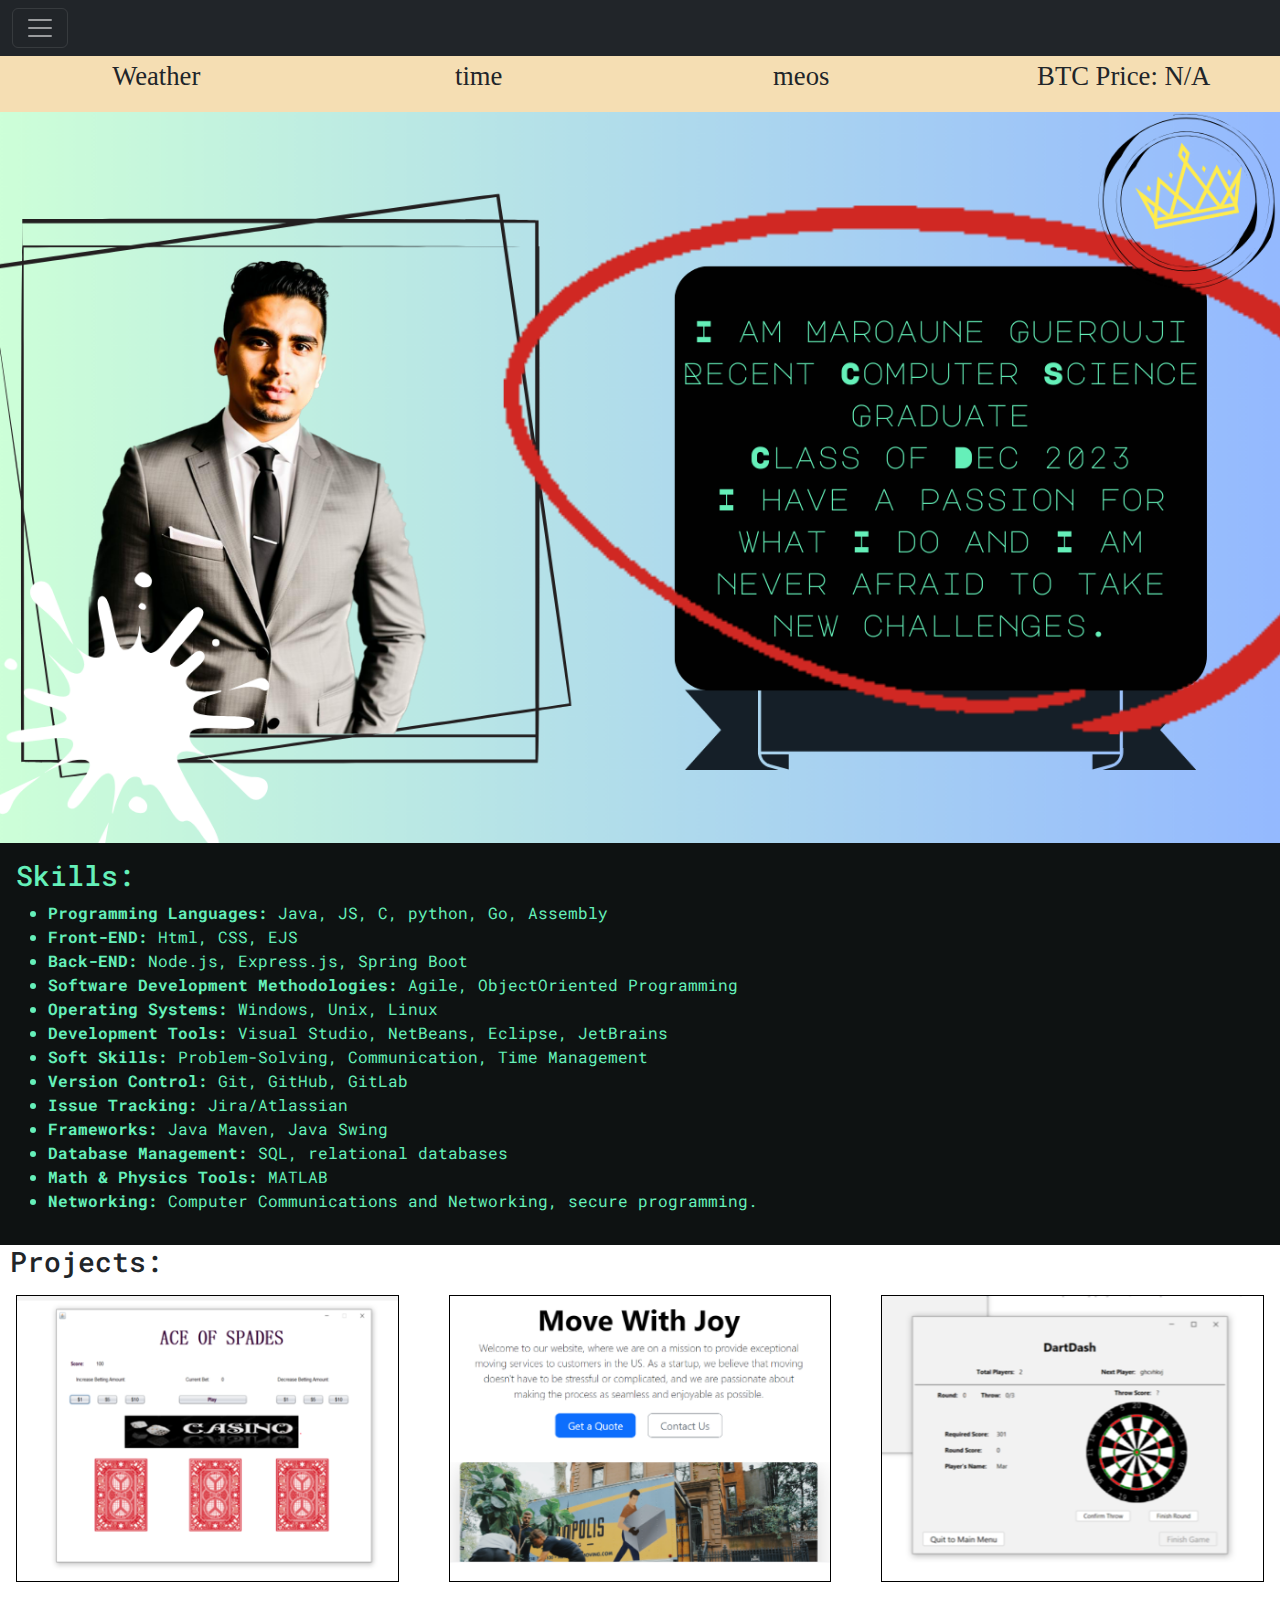
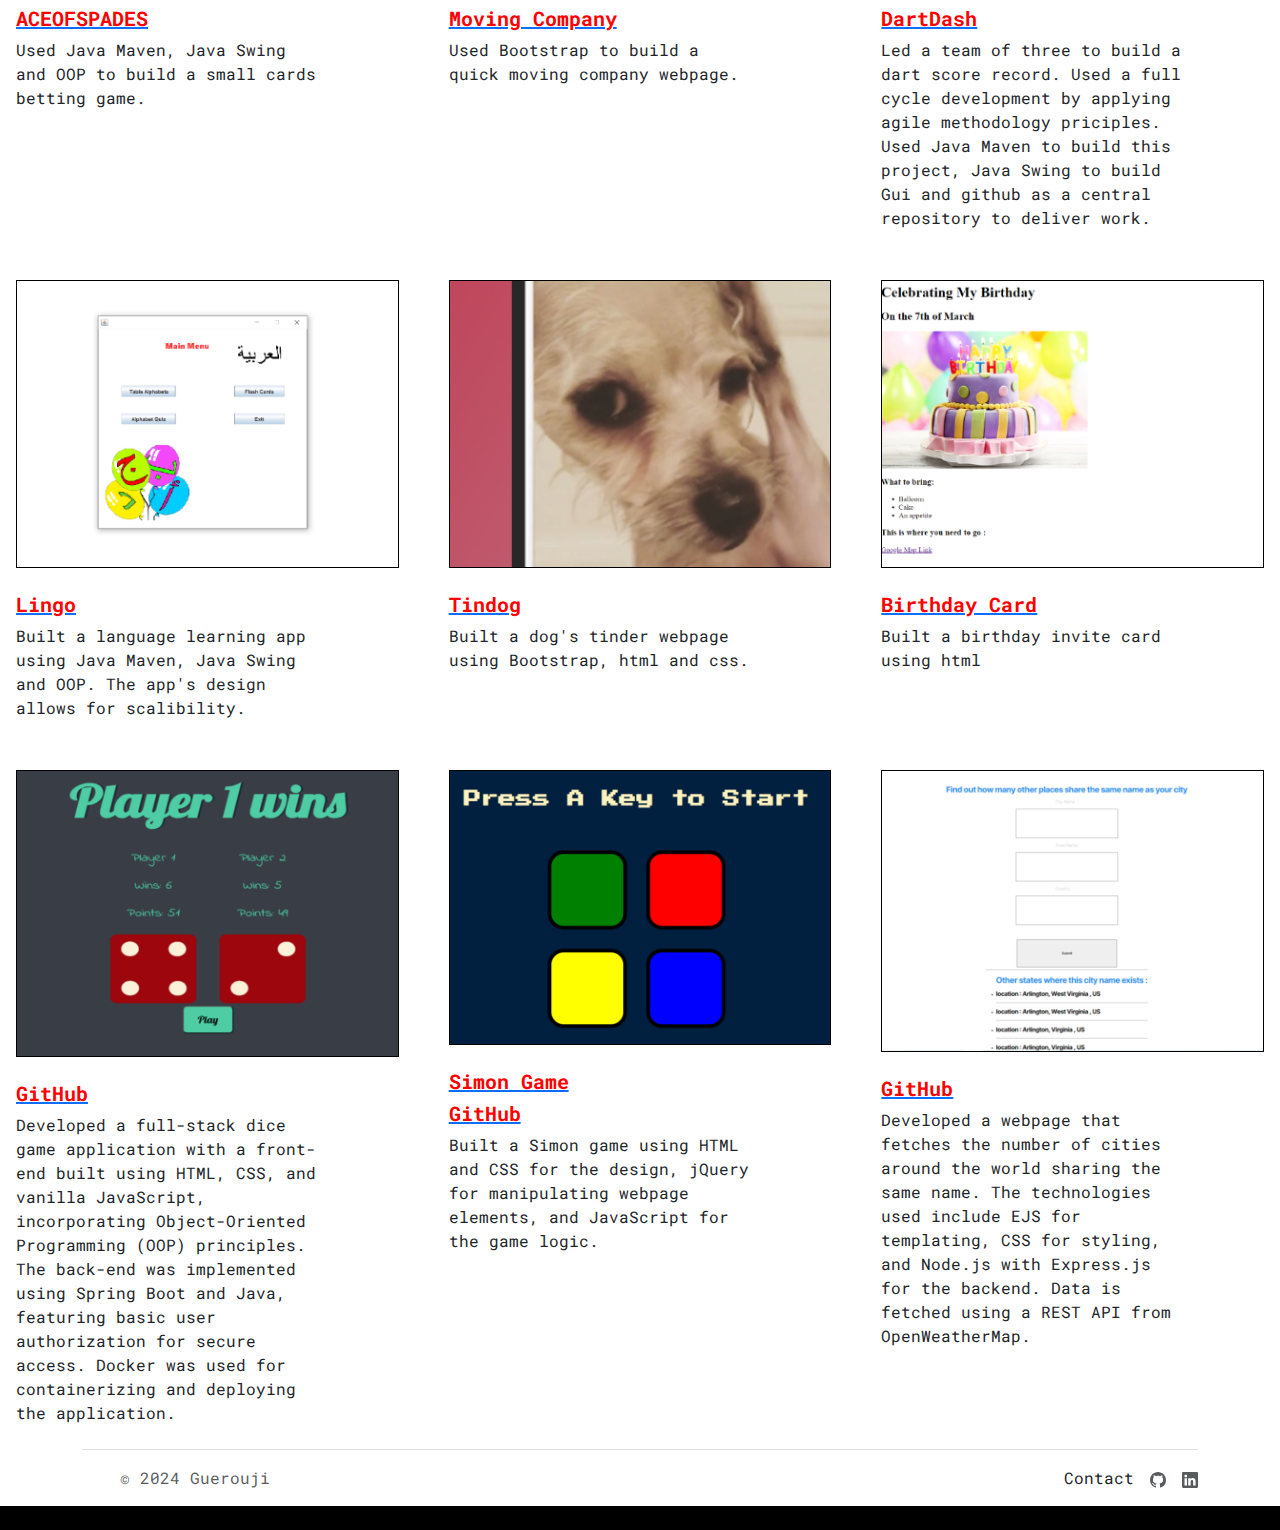
<file: index.html>
<!DOCTYPE html>
<html lang="en">

<head>
  <meta charset="UTF-8" />
  <meta name="viewport" content="width=device-width, initial-scale=1.0" />
  <title>Marouane Guerouji</title>
  <link rel="stylesheet" href="./style.css" />

  <link rel="preconnect" href="https://fonts.googleapis.com" />
  <link rel="preconnect" href="https://fonts.gstatic.com" crossorigin />
  <link
    href="https://fonts.googleapis.com/css2?family=Jersey+25&family=Roboto+Mono:ital,wght@0,100..700;1,100..700&display=swap"
    rel="stylesheet" />
  <link
    href="https://fonts.googleapis.com/css2?family=Jersey+25&family=Montserrat:ital,wght@0,100..900;1,100..900&display=swap"
    rel="stylesheet" />
  <link href="https://cdn.jsdelivr.net/npm/bootstrap@5.3.3/dist/css/bootstrap.min.css" rel="stylesheet"
    integrity="sha384-QWTKZyjpPEjISv5WaRU9OFeRpok6YctnYmDr5pNlyT2bRjXh0JMhjY6hW+ALEwIH" crossorigin="anonymous" />
</head>

<body class="roboto-mono">
  <!-- <div class="container"> -->
  <div class="box">
    <!-- <section> -->
    <!-- ---------------------------------------- -->
    <div class="collapse" id="navbarToggleExternalContent">
      <div class="bg-blue p-4 bar">
        <div class="menuItem">
          <a href="#skillsSection">
            <h5 class="text-body-emphasis h4">Skills</h5>
          </a>
          <!-- <h5 class="text-body-emphasis h4">Skills</h5> -->
        </div>
        <div class="menuItem">
          <a href="#projectSec">
            <h5 class="text-body-emphasis h4">Projects</h5>
          </a>
          <!-- <h5 class="text-body-emphasis h4">Projects</h5> -->
        </div>
        <div class="menuItem">
          <a href="./intro.html" target="_blank">
            <h5 class="text-body-emphasis h4">Profile/Resume</h5>
          </a>
          <!-- <h5 class="text-body-emphasis h4">Projects</h5> -->
        </div>
      </div>
    </div>
    <nav class="navbar navbar-dark bg-dark">
      <div class="container-fluid">
        <button class="navbar-toggler" type="button" data-bs-toggle="collapse"
          data-bs-target="#navbarToggleExternalContent" aria-controls="navbarToggleExternalContent"
          aria-expanded="false" aria-label="Toggle navigation">
          <span class="navbar-toggler-icon"></span>
        </button>
      </div>
    </nav>
    <section>
      <div class="clock antic-didone-regular">
        <div class="weatherBox">
          <p class="p">Weather</p>
        </div>
        <div class="weatherBox">
          <p class="p time">time</p>
        </div>
        <div class="weatherBox">
          <p class="p windSpeed">meos</p>
        </div>
        <div class="weatherBox">
          <p class="p btc">BTC</p>
        </div>
      </div>
    </section>
    <!-- -------------------------------------- -->
    <!-- <div class="ProfileIntro jersey-25-regular">
        <div class="ProfileFlex1">
          <h1 class="name">I AM MAROUANE</h1>
          <h1 class="name">I AM MAROUANE</h1>
          <h1 class="name">I AM MAROUANE</h1>
          <h1 class="name">I AM MAROUANE</h1>
          <h1 class="name">I AM MAROUANE</h1>
        </div>
        <div class="ProfileFlex2">
          <h1 class="name">I AM A DEVELOPER</h1>
          <h1 class="name">I AM A DEVELOPER</h1>
          <h1 class="name">I AM A DEVELOPER</h1>
          <h1 class="name">I AM A DEVELOPER</h1>
          <h1 class="name">I AM A DEVELOPER</h1>
        </div>
      </div> -->
    <!-- </section> -->
    <!-- image  -->
    <section>
      <!-- <div class="container"> -->
      <!-- <div class="contain">
          <img class="pic" src="./imges/WElcome.png" alt="" />
        </div> -->

      <!-- <div class="pic1">
        <img class="pic pic1" src="./imges/WElcome.png" alt="" />
      </div> -->
      <!-- </div> -->
    </section>
    <section class="intro">
      <!-- <div class="container"> -->
      <!-- <div class="contain">
          <img class="pic" src="./imges/WElcome.png" alt="" />
        </div> -->

      <div class="contain image1">
        <!-- <img class="pic" src="./imges/WElcome.png" alt="" /> -->
        <img class="pic" src="./imges/me7.png" alt="" />
      </div>
      <div class="contain">
        <!-- <img class="pic" src="./imges/WElcome.png" alt="" /> -->
        <img class="smallPicMobil" src="./imges/me8.png" alt="" />
      </div>
      <!-- </div> -->
    </section>
    <!-- Skills -->
    <section class="skillsSec" id="skillsSection">
      <h3>Skills:</h3>
      <ul>
        <li><b>Programming Languages:</b> Java, JS, C, python, Go, Assembly</li>
        <li><b>Front-END:</b> Html, CSS, EJS</li>
        <li><b>Back-END:</b> Node.js, Express.js, Spring Boot</li>
        <li>
          <b>Software Development Methodologies:</b> Agile, ObjectOriented
          Programming
        </li>
        <li><b>Operating Systems:</b> Windows, Unix, Linux</li>
        <li>
          <b>Development Tools:</b> Visual Studio, NetBeans, Eclipse,
          JetBrains
        </li>
        <li>
          <b>Soft Skills:</b> Problem-Solving, Communication, Time Management
        </li>
        <li><b>Version Control:</b> Git, GitHub, GitLab</li>
        <li><b>Issue Tracking:</b> Jira/Atlassian</li>
        <li><b>Frameworks:</b> Java Maven, Java Swing</li>
        <li><b>Database Management:</b> SQL, relational databases</li>
        <li><b>Math & Physics Tools:</b> MATLAB</li>

        <li>
          <b>Networking:</b> Computer Communications and Networking, secure
          programming.
        </li>
      </ul>
    </section>
    <!-- Projcts -->
    <section id="projectSec">
      <h3 id="proj">Projects:</h3>

      <div class="projectsGrid">
        <!-- <div id="div1">
            <div class="card" style="width: 18rem">
              <img
                src="./imges/AceOfSpades.png"
                class="card-img-top"
                alt="..."
              />
              <div class="card-body">
                <h5 class="card-title"><b>Ace of Spades</b></h5>
                <p class="card-text">
                  Used Java Maven, Java Swing and OOP to build a small cards
                  betting game.
                </p>
                <a
                  href="https://github.com/codenson/AceOfSpades"
                  class="btn btn-primary"
                  >GitHub</a
                >
              </div>
            </div>
          </div> -->
        <div class="div1">
          <div class="flexItems">
            <img class="ProjectImag" src="./imges/AceOfSpades.png" alt="" />
          </div>
          <div class="imageText">
            <br />
            <a href="https://github.com/codenson/AceOfSpades" target="_blank">
              <h5><b>ACEOFSPADES</b></h5>
            </a>

            <p class="card-text">
              Used Java Maven, Java Swing and OOP to build a small cards
              betting game.
            </p>
          </div>
        </div>
        <div class="div1">
          <div class="flexItems">
            <img class="ProjectImag" src="./imges/BootStrapProject.png" alt="" />
          </div>
          <div class="imageText">
            <br />
            <a href="https://github.com/codenson/WebDevelopmentCourse/tree/master/11.2%20Bootstrap%20Components"
              target="_blank">
              <h5><b>Moving Company</b></h5>
            </a>

            <p class="card-text">
              Used Bootstrap to build a quick moving company webpage.
            </p>
          </div>
        </div>
        <div class="div1">
          <div class="flexItems">
            <img class="ProjectImag" src="./imges/DartDash.png" alt="" />
          </div>
          <div class="imageText">
            <br />
            <a href="https://github.com/codenson/DartTracker" target="_blank">
              <h5><b>DartDash</b></h5>
            </a>

            <p class="card-text">
              Led a team of three to build a dart score record. Used a full
              cycle development by applying agile methodology priciples. Used
              Java Maven to build this project, Java Swing to build Gui and
              github as a central repository to deliver work.
            </p>
          </div>
        </div>

        <div class="div1">
          <div class="flexItems">
            <img class="ProjectImag" src="./imges/Lingo.png" alt="" />
          </div>
          <div class="imageText">
            <br />
            <a href="https://github.com/codenson/ArabicLingoMavenUpdate" target="_blank">
              <h5><b>Lingo</b></h5>
            </a>

            <p class="card-text">
              Built a language learning app using Java Maven, Java Swing and
              OOP. The app's design allows for scalibility.
            </p>
          </div>
        </div>
        <div class="div1">
          <div class="flexItems">
            <img class="ProjectImag" src="./imges/tindog.png" alt="" />
          </div>
          <div class="imageText">
            <br />
            <a href="https://github.com/codenson/WebDevelopmentCourse/tree/master/11.3%20TinDog%20Project"
              target="_blank">
              <h5><b>Tindog</b></h5>
            </a>

            <p class="card-text">
              Built a dog's tinder webpage using Bootstrap, html and css.
            </p>
          </div>
        </div>
        <div class="div1">
          <div class="flexItems">
            <img class="ProjectImag" src="./imges/birthdayCake.png" alt="" />
          </div>
          <div class="imageText">
            <br />
            <a href="https://github.com/codenson/WebDevelopmentCourse/tree/master/3.4%20Birthday%20Invite%20Project"
              target="_blank">
              <h5><b>Birthday Card</b></h5>
            </a>

            <p class="card-text">Built a birthday invite card using html</p>
          </div>
        </div>
        <div class="div1">
          <div class="flexItems">
            <img class="ProjectImag" src="./imges/dice.png" alt="Image of Dice Game" />
          </div>
          <div class="imageText">
            <br />
            <!-- <a href="https://codenson.github.io/DiceGame/" target="_blank">
              <h5><b>Dice Game</b></h5>
            </a> -->

            <a href="https://github.com/codenson/DiceGame_FullStackApp" target="_blank">
              <h5><b>GitHub</b></h5>
            </a>

            <p class="card-text">
              Developed a full-stack dice game application with a front-end built using HTML, CSS, and vanilla
              JavaScript,
              incorporating Object-Oriented Programming (OOP) principles. The back-end was implemented using Spring Boot
              and Java,
              featuring basic user authorization for secure access. Docker was used for containerizing and deploying the
              application.

            </p>
          </div>
        </div>
        <div class="div1">
          <div class="flexItems">
            <img class="ProjectImag" src="./imges/simonGame.png" alt="Image of Simon Game" />
          </div>
          <div class="imageText">
            <br />
            <a href="https://codenson.github.io/SimonGame/" target="_blank">
              <h5><b>Simon Game</b></h5>
            </a>
            <a href="https://github.com/codenson/SimonGame" target="_blank">
              <h5><b>GitHub</b></h5>
            </a>

            <p class="card-text">
              Built a Simon game using HTML and CSS for the design, jQuery for
              manipulating webpage elements, and JavaScript for the game
              logic.
            </p>
          </div>
        </div>
        <div class="div1">
          <div class="flexItems">
            <img class="ProjectImag" src="./imges/cities1.png" alt="Image cities Webpage" />
          </div>
          <div class="imageText">
            <br />
            <a href="https://github.com/codenson/OtherCities" target="_blank">

              <h5><b>GitHub</b></h5>
            </a>

            <p class="card-text">
              Developed a webpage that fetches the number of cities around the world sharing the same name. The
              technologies used
              include EJS for templating, CSS for styling, and Node.js with Express.js for the backend. Data is fetched
              using a REST
              API from OpenWeatherMap.


            </p>
          </div>
        </div>
        <!-- <div class="div1">
            <div class="flexItems">
              <img class="ProjectImag" src="./imges/tindog.png" alt="" />
            </div>
            <div class="imageText">
              <br />
              <a
                href="https://github.com/codenson/WebDevelopmentCourse/tree/master/11.3%20TinDog%20Project"
                target="_blank"
                ><h5><b>Tindog</b></h5></a
              >

              <p class="card-text">
                Built a dog's tinder webpage using Bootstrap, html and css.
              </p>
            </div>
          </div> -->

        <!--  -->
        <!-- <div id="div1">
            <div class="card">
              <img
                src="./imges/AceOfSpades.png"
                class="card-img-top"
                alt="..."
              />
              <div class="card-body">
                <h5 class="card-title"><b>Ace of Spades</b></h5>
                <p class="card-text">
                  Used Java Maven, Java Swing and OOP to build a small cards
                  betting game.
                </p>
                <a
                  href="https://github.com/codenson/AceOfSpades"
                  class="btn btn-primary"
                  >GitHub</a
                >
              </div>
            </div>
          </div>
          <div id="div1">
            <div class="card">
              <img
                src="./imges/BootStrapProject.png"
                class="card-img-top"
                alt="..."
              />
              <div class="card-body">
                <h5 class="card-title"><b>Moving Company</b></h5>
                <p class="card-text">
                  Used Bootstrap to build a quick moving company webpage.
                </p>
                <a href="#" class="btn btn-primary">Go somewhere</a>
              </div>
            </div>
          </div>
          <div id="div1">
            <div class="card">
              <img src="./imges/DartDash.png" class="card-img-top" alt="..." />
              <div class="card-body">
                <h5 class="card-title"><b>DartDash</b></h5>
                <p class="card-text">
                  Led a team of three to build a dart score record. Used a full
                  cycle development by applying agile methodology priciples.
                  Used Java Maven to build this project, Java Swing to build Gui
                  and github as a central repository to deliver work.
                </p>
                <a href="#" class="btn btn-primary">Go somewhere</a>
              </div>
            </div>
          </div>
          <div id="div1">
            <div class="card">
              <img src="./imges/Lingo.png" class="card-img-top" alt="..." />
              <div class="card-body">
                <h5 class="card-title"><b>Lingo</b></h5>
                <p class="card-text">
                  Built a language learning app using Java Maven, Java Swing and
                  OOP. The app's design allows for scalibility.
                </p>
                <a href="#" class="btn btn-primary">Go somewhere</a>
              </div>
            </div>
          </div>
          <div id="div1">
            <div class="card">
              <img
                src="./imges/birthdayCake.png"
                class="card-img-top"
                alt="..."
              />
              <div class="card-body">
                <h5 class="card-title"><b>Birthday Invite</b></h5>
                <p class="card-text">Built a birthday invite card using html</p>
                <a href="#" class="btn btn-primary">Go somewhere</a>
              </div>
            </div>
          </div>
          <div id="div1">
      
            <div class="card">
              <img src="./imges/tindog.png" class="card-img-top" alt="..." />
              <div class="card-body">
                <h5 class="card-title"><b>TinDog</b></h5>
                <p class="card-text">
                  Built a dog's tinger webpage using Bootstrap, html and css.
                </p>
                <a href="#" class="btn btn-primary">Go somewhere</a>
              </div>
            </div>
          </div> -->
      </div>
    </section>

    <!-- Footer ------------ -->
    <div class="container" id="footerColor">
      <footer class="d-flex flex-wrap justify-content-between align-items-center py-3 my-4 border-top">
        <div class="col-md-4 d-flex align-items-center">
          <a href="/" class="mb-3 me-2 mb-md-0 text-body-secondary text-decoration-none lh-1">
            <svg class="bi" width="30" height="24">
              <use xlink:href="#bootstrap"></use>
            </svg>
          </a>
          <span class="mb-3 mb-md-0 text-body-secondary">© 2024 Guerouji</span>
        </div>

        <ul class="nav col-md-4 justify-content-end list-unstyled d-flex">
          <!-- <li class="ms-3">
              <a class="text-body-secondary" href="#"
                ><svg class="bi" width="24" height="24">
                  <use xlink:href="#twitter"></use></svg
              ></a>
            </li> -->
          <li>Contact</li>
          <li class="ms-3">
            <a class="text-body-secondary" href="https://github.com/codenson" target="_blank">
              <svg xmlns="http://www.w3.org/2000/svg" width="16" height="16" fill="currentColor" class="bi bi-github"
                viewBox="0 0 16 16">
                <path
                  d="M8 0C3.58 0 0 3.58 0 8c0 3.54 2.29 6.53 5.47 7.59.4.07.55-.17.55-.38 0-.19-.01-.82-.01-1.49-2.01.37-2.53-.49-2.69-.94-.09-.23-.48-.94-.82-1.13-.28-.15-.68-.52-.01-.53.63-.01 1.08.58 1.23.82.72 1.21 1.87.87 2.33.66.07-.52.28-.87.51-1.07-1.78-.2-3.64-.89-3.64-3.95 0-.87.31-1.59.82-2.15-.08-.2-.36-1.02.08-2.12 0 0 .67-.21 2.2.82.64-.18 1.32-.27 2-.27s1.36.09 2 .27c1.53-1.04 2.2-.82 2.2-.82.44 1.1.16 1.92.08 2.12.51.56.82 1.27.82 2.15 0 3.07-1.87 3.75-3.65 3.95.29.25.54.73.54 1.48 0 1.07-.01 1.93-.01 2.2 0 .21.15.46.55.38A8.01 8.01 0 0 0 16 8c0-4.42-3.58-8-8-8" />
              </svg>
            </a>
          </li>
          <li class="ms-3">
            <a class="text-body-secondary" href="https://www.linkedin.com/in/m-guerouji" target="_blank">
              <svg xmlns="http://www.w3.org/2000/svg" width="16" height="16" fill="currentColor" class="bi bi-linkedin"
                viewBox="0 0 16 16">
                <path
                  d="M0 1.146C0 .513.526 0 1.175 0h13.65C15.474 0 16 .513 16 1.146v13.708c0 .633-.526 1.146-1.175 1.146H1.175C.526 16 0 15.487 0 14.854zm4.943 12.248V6.169H2.542v7.225zm-1.2-8.212c.837 0 1.358-.554 1.358-1.248-.015-.709-.52-1.248-1.342-1.248S2.4 3.226 2.4 3.934c0 .694.521 1.248 1.327 1.248zm4.908 8.212V9.359c0-.216.016-.432.08-.586.173-.431.568-.878 1.232-.878.869 0 1.216.662 1.216 1.634v3.865h2.401V9.25c0-2.22-1.184-3.252-2.764-3.252-1.274 0-1.845.7-2.165 1.193v.025h-.016l.016-.025V6.169h-2.4c.03.678 0 7.225 0 7.225z" />
              </svg></a>
          </li>
        </ul>
      </footer>
    </div>

    <script src="https://cdn.jsdelivr.net/npm/bootstrap@5.3.3/dist/js/bootstrap.bundle.min.js"
      integrity="sha384-YvpcrYf0tY3lHB60NNkmXc5s9fDVZLESaAA55NDzOxhy9GkcIdslK1eN7N6jIeHz"
      crossorigin="anonymous"></script>
    <script src="./index.js"></script>
  </div>
</body>

</html>
</file>
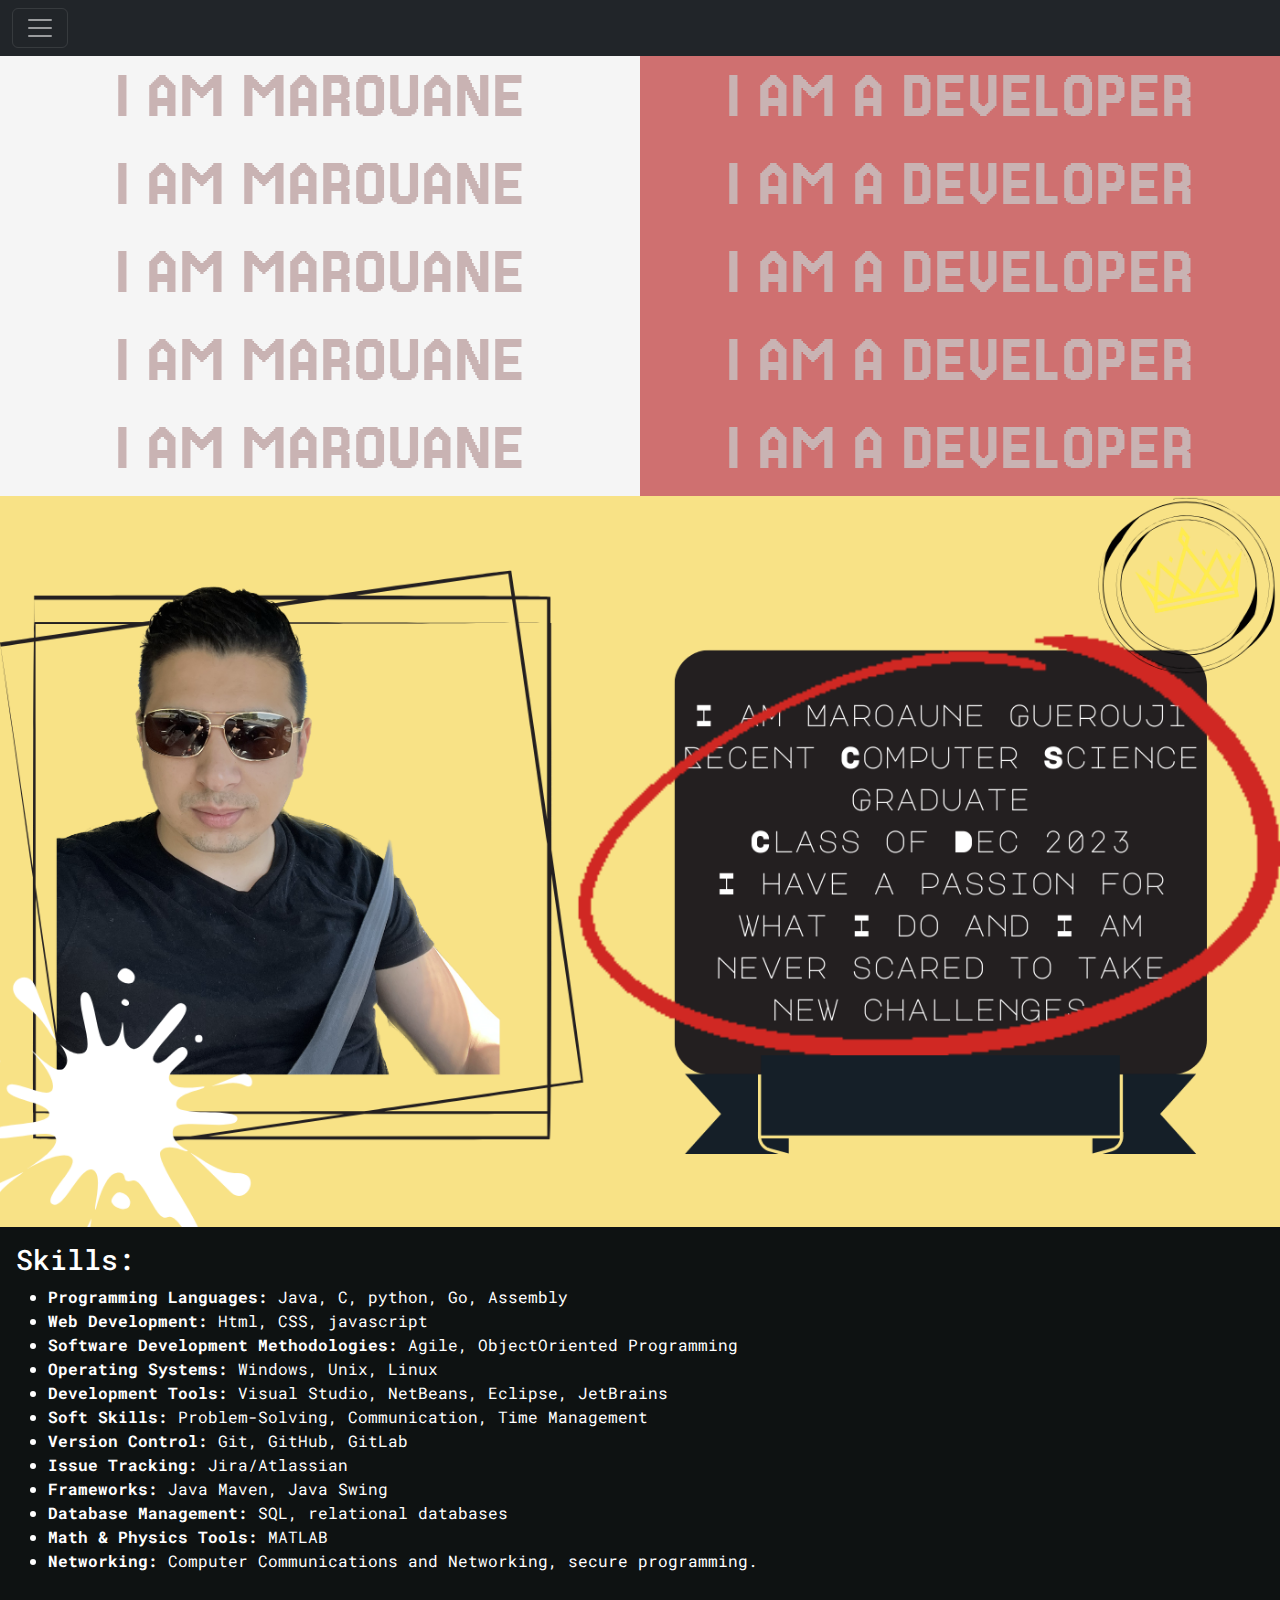
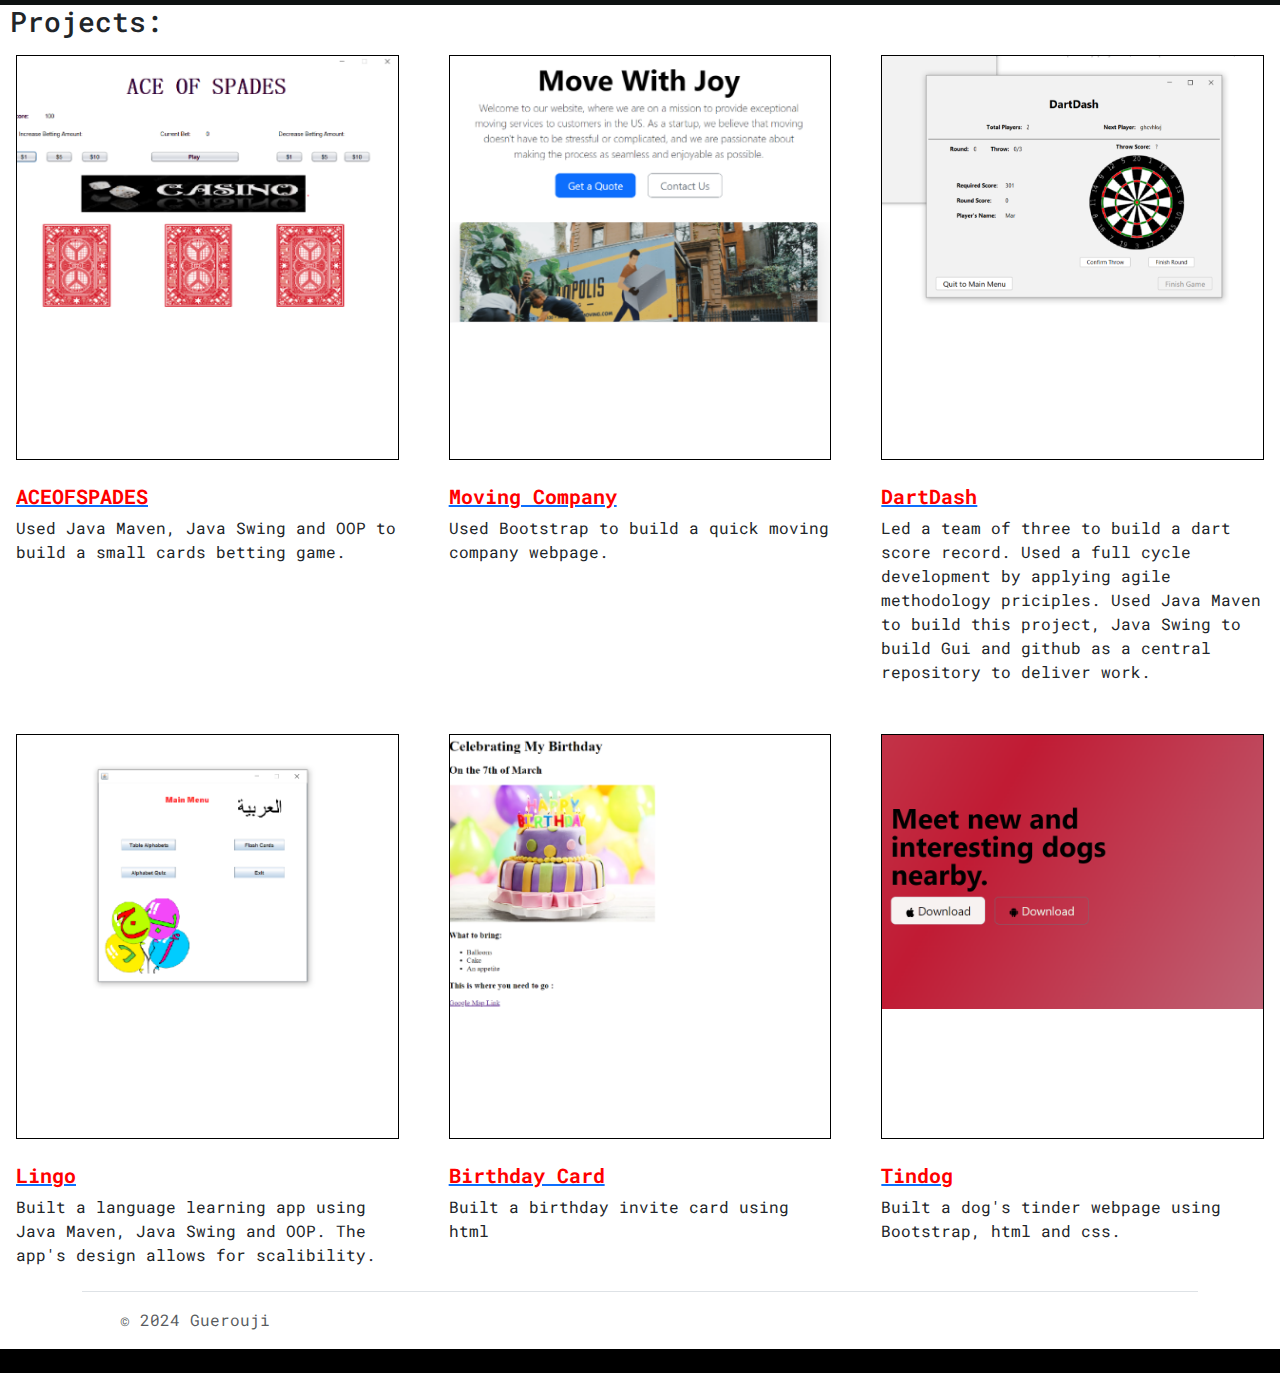
<file: capstone2_personalWebpage/index.html>
<!DOCTYPE html>
<html lang="en">
  <head>
    <meta charset="UTF-8" />
    <meta name="viewport" content="width=device-width, initial-scale=1.0" />
    <title>Marouane Guerouji</title>
    <link rel="stylesheet" href="./style.css" />

    <link rel="preconnect" href="https://fonts.googleapis.com" />
    <link rel="preconnect" href="https://fonts.gstatic.com" crossorigin />
    <link
      href="https://fonts.googleapis.com/css2?family=Jersey+25&family=Roboto+Mono:ital,wght@0,100..700;1,100..700&display=swap"
      rel="stylesheet"
    />
    <link
      href="https://fonts.googleapis.com/css2?family=Jersey+25&family=Montserrat:ital,wght@0,100..900;1,100..900&display=swap"
      rel="stylesheet"
    />
    <link
      href="https://cdn.jsdelivr.net/npm/bootstrap@5.3.3/dist/css/bootstrap.min.css"
      rel="stylesheet"
      integrity="sha384-QWTKZyjpPEjISv5WaRU9OFeRpok6YctnYmDr5pNlyT2bRjXh0JMhjY6hW+ALEwIH"
      crossorigin="anonymous"
    />
  </head>
  <body class="roboto-mono">
    <!-- <div class="container"> -->
    <div class="box">
      <!-- <section> -->
      <!-- ---------------------------------------- -->
      <div class="collapse" id="navbarToggleExternalContent">
        <div class="bg-blue p-4 bar">
          <div class="menuItem">
            <a href="#skillsSection"
              ><h5 class="text-body-emphasis h4">Skills</h5></a
            >
            <!-- <h5 class="text-body-emphasis h4">Skills</h5> -->
          </div>
          <div class="menuItem">
            <a href="#projectSec">
              <h5 class="text-body-emphasis h4">Projects</h5></a
            >
            <!-- <h5 class="text-body-emphasis h4">Projects</h5> -->
          </div>
          <div class="menuItem">
            <a href="./intro.html" target="_blank">
              <h5 class="text-body-emphasis h4">Profile/Resume</h5></a
            >
            <!-- <h5 class="text-body-emphasis h4">Projects</h5> -->
          </div>
        </div>
      </div>
      <nav class="navbar navbar-dark bg-dark">
        <div class="container-fluid">
          <button
            class="navbar-toggler"
            type="button"
            data-bs-toggle="collapse"
            data-bs-target="#navbarToggleExternalContent"
            aria-controls="navbarToggleExternalContent"
            aria-expanded="false"
            aria-label="Toggle navigation"
          >
            <span class="navbar-toggler-icon"></span>
          </button>
        </div>
      </nav>
      <!-- -------------------------------------- -->
      <div class="ProfileIntro jersey-25-regular">
        <div class="ProfileFlex1">
          <h1 class="name">I AM MAROUANE</h1>
          <h1 class="name">I AM MAROUANE</h1>
          <h1 class="name">I AM MAROUANE</h1>
          <h1 class="name">I AM MAROUANE</h1>
          <h1 class="name">I AM MAROUANE</h1>
        </div>
        <div class="ProfileFlex2">
          <h1 class="name">I AM A DEVELOPER</h1>
          <h1 class="name">I AM A DEVELOPER</h1>
          <h1 class="name">I AM A DEVELOPER</h1>
          <h1 class="name">I AM A DEVELOPER</h1>
          <h1 class="name">I AM A DEVELOPER</h1>
        </div>
      </div>
      <!-- </section> -->
      <!-- image  -->
      <section class="intro">
        <!-- <div class="container"> -->
        <div class="contain">
          <img class="pic" src="./imges/me5.png" alt="" />
        </div>
        <!-- </div> -->
      </section>
      <!-- Skills -->
      <section class="skillsSec" id="skillsSection">
        <h3>Skills:</h3>
        <ul>
          <li><b>Programming Languages:</b> Java, C, python, Go, Assembly</li>
          <li><b>Web Development:</b> Html, CSS, javascript</li>
          <li>
            <b>Software Development Methodologies:</b> Agile, ObjectOriented
            Programming
          </li>
          <li><b>Operating Systems:</b> Windows, Unix, Linux</li>
          <li>
            <b>Development Tools:</b> Visual Studio, NetBeans, Eclipse,
            JetBrains
          </li>
          <li>
            <b>Soft Skills:</b> Problem-Solving, Communication, Time Management
          </li>
          <li><b>Version Control:</b> Git, GitHub, GitLab</li>
          <li><b>Issue Tracking:</b> Jira/Atlassian</li>
          <li><b>Frameworks:</b> Java Maven, Java Swing</li>
          <li><b>Database Management:</b> SQL, relational databases</li>
          <li><b>Math & Physics Tools:</b> MATLAB</li>

          <li>
            <b>Networking:</b> Computer Communications and Networking, secure
            programming.
          </li>
        </ul>
      </section>
      <!-- Projcts -->
      <section id="projectSec">
        <h3 id="proj">Projects:</h3>

        <div class="projectsGrid">
          <!-- <div id="div1">
            <div class="card" style="width: 18rem">
              <img
                src="./imges/AceOfSpades.png"
                class="card-img-top"
                alt="..."
              />
              <div class="card-body">
                <h5 class="card-title"><b>Ace of Spades</b></h5>
                <p class="card-text">
                  Used Java Maven, Java Swing and OOP to build a small cards
                  betting game.
                </p>
                <a
                  href="https://github.com/codenson/AceOfSpades"
                  class="btn btn-primary"
                  >GitHub</a
                >
              </div>
            </div>
          </div> -->
          <div class="div1">
            <div class="flexItems">
              <img class="ProjectImag" src="./imges/AceOfSpades.png" alt="" />
            </div>
            <div class="imageText">
              <br />
              <a href="https://github.com/codenson/AceOfSpades" target="_blank"
                ><h5><b>ACEOFSPADES</b></h5></a
              >

              <p class="card-text">
                Used Java Maven, Java Swing and OOP to build a small cards
                betting game.
              </p>
            </div>
          </div>
          <div class="div1">
            <div class="flexItems">
              <img
                class="ProjectImag"
                src="./imges/BootStrapProject.png"
                alt=""
              />
            </div>
            <div class="imageText">
              <br />
              <a
                href="https://github.com/codenson/WebDevelopmentCourse/tree/master/11.2%20Bootstrap%20Components"
                target="_blank"
                ><h5><b>Moving Company</b></h5></a
              >

              <p class="card-text">
                Used Bootstrap to build a quick moving company webpage.
              </p>
            </div>
          </div>
          <div class="div1">
            <div class="flexItems">
              <img class="ProjectImag" src="./imges/DartDash.png" alt="" />
            </div>
            <div class="imageText">
              <br />
              <a href="https://github.com/codenson/DartTracker" target="_blank"
                ><h5><b>DartDash</b></h5></a
              >

              <p class="card-text">
                Led a team of three to build a dart score record. Used a full
                cycle development by applying agile methodology priciples. Used
                Java Maven to build this project, Java Swing to build Gui and
                github as a central repository to deliver work.
              </p>
            </div>
          </div>

          <div class="div1">
            <div class="flexItems">
              <img class="ProjectImag" src="./imges/Lingo.png" alt="" />
            </div>
            <div class="imageText">
              <br />
              <a
                href="https://github.com/codenson/ArabicLingoMavenUpdate"
                target="_blank"
                ><h5><b>Lingo</b></h5></a
              >

              <p class="card-text">
                Built a language learning app using Java Maven, Java Swing and
                OOP. The app's design allows for scalibility.
              </p>
            </div>
          </div>
          <div class="div1">
            <div class="flexItems">
              <img class="ProjectImag" src="./imges/birthdayCake.png" alt="" />
            </div>
            <div class="imageText">
              <br />
              <a
                href="https://github.com/codenson/WebDevelopmentCourse/tree/master/3.4%20Birthday%20Invite%20Project"
                target="_blank"
                ><h5><b>Birthday Card</b></h5></a
              >

              <p class="card-text">Built a birthday invite card using html</p>
            </div>
          </div>
          <div class="div1">
            <div class="flexItems">
              <img class="ProjectImag" src="./imges/tindog.png" alt="" />
            </div>
            <div class="imageText">
              <br />
              <a
                href="https://github.com/codenson/WebDevelopmentCourse/tree/master/11.3%20TinDog%20Project"
                target="_blank"
                ><h5><b>Tindog</b></h5></a
              >

              <p class="card-text">
                Built a dog's tinder webpage using Bootstrap, html and css.
              </p>
            </div>
          </div>
          <!--  -->
          <!-- <div id="div1">
            <div class="card">
              <img
                src="./imges/AceOfSpades.png"
                class="card-img-top"
                alt="..."
              />
              <div class="card-body">
                <h5 class="card-title"><b>Ace of Spades</b></h5>
                <p class="card-text">
                  Used Java Maven, Java Swing and OOP to build a small cards
                  betting game.
                </p>
                <a
                  href="https://github.com/codenson/AceOfSpades"
                  class="btn btn-primary"
                  >GitHub</a
                >
              </div>
            </div>
          </div>
          <div id="div1">
            <div class="card">
              <img
                src="./imges/BootStrapProject.png"
                class="card-img-top"
                alt="..."
              />
              <div class="card-body">
                <h5 class="card-title"><b>Moving Company</b></h5>
                <p class="card-text">
                  Used Bootstrap to build a quick moving company webpage.
                </p>
                <a href="#" class="btn btn-primary">Go somewhere</a>
              </div>
            </div>
          </div>
          <div id="div1">
            <div class="card">
              <img src="./imges/DartDash.png" class="card-img-top" alt="..." />
              <div class="card-body">
                <h5 class="card-title"><b>DartDash</b></h5>
                <p class="card-text">
                  Led a team of three to build a dart score record. Used a full
                  cycle development by applying agile methodology priciples.
                  Used Java Maven to build this project, Java Swing to build Gui
                  and github as a central repository to deliver work.
                </p>
                <a href="#" class="btn btn-primary">Go somewhere</a>
              </div>
            </div>
          </div>
          <div id="div1">
            <div class="card">
              <img src="./imges/Lingo.png" class="card-img-top" alt="..." />
              <div class="card-body">
                <h5 class="card-title"><b>Lingo</b></h5>
                <p class="card-text">
                  Built a language learning app using Java Maven, Java Swing and
                  OOP. The app's design allows for scalibility.
                </p>
                <a href="#" class="btn btn-primary">Go somewhere</a>
              </div>
            </div>
          </div>
          <div id="div1">
            <div class="card">
              <img
                src="./imges/birthdayCake.png"
                class="card-img-top"
                alt="..."
              />
              <div class="card-body">
                <h5 class="card-title"><b>Birthday Invite</b></h5>
                <p class="card-text">Built a birthday invite card using html</p>
                <a href="#" class="btn btn-primary">Go somewhere</a>
              </div>
            </div>
          </div>
          <div id="div1">
      
            <div class="card">
              <img src="./imges/tindog.png" class="card-img-top" alt="..." />
              <div class="card-body">
                <h5 class="card-title"><b>TinDog</b></h5>
                <p class="card-text">
                  Built a dog's tinger webpage using Bootstrap, html and css.
                </p>
                <a href="#" class="btn btn-primary">Go somewhere</a>
              </div>
            </div>
          </div> -->
        </div>
      </section>

      <!-- Footer ------------ -->
      <div class="container" id="footerColor">
        <footer
          class="d-flex flex-wrap justify-content-between align-items-center py-3 my-4 border-top"
        >
          <div class="col-md-4 d-flex align-items-center">
            <a
              href="/"
              class="mb-3 me-2 mb-md-0 text-body-secondary text-decoration-none lh-1"
            >
              <svg class="bi" width="30" height="24">
                <use xlink:href="#bootstrap"></use>
              </svg>
            </a>
            <span class="mb-3 mb-md-0 text-body-secondary"
              >© 2024 Guerouji</span
            >
          </div>

          <ul class="nav col-md-4 justify-content-end list-unstyled d-flex">
            <li class="ms-3">
              <a class="text-body-secondary" href="#"
                ><svg class="bi" width="24" height="24">
                  <use xlink:href="#twitter"></use></svg
              ></a>
            </li>
            <li class="ms-3">
              <a class="text-body-secondary" href="#"
                ><svg class="bi" width="24" height="24">
                  <use xlink:href="#instagram"></use></svg
              ></a>
            </li>
            <li class="ms-3">
              <a class="text-body-secondary" href="#"
                ><svg class="bi" width="24" height="24">
                  <use xlink:href="#facebook"></use></svg
              ></a>
            </li>
          </ul>
        </footer>
      </div>

      <script
        src="https://cdn.jsdelivr.net/npm/bootstrap@5.3.3/dist/js/bootstrap.bundle.min.js"
        integrity="sha384-YvpcrYf0tY3lHB60NNkmXc5s9fDVZLESaAA55NDzOxhy9GkcIdslK1eN7N6jIeHz"
        crossorigin="anonymous"
      ></script>
    </div>
  </body>
</html>
</file>
<file: Contact.html>
<!DOCTYPE html>
<html lang="en">
  <head>
    <meta charset="UTF-8" />
    <meta name="viewport" content="width=device-width, initial-scale=1.0" />
    <title>Contact Me</title>
    <link rel="stylesheet" href="style.css" />
    <link rel="preconnect" href="https://fonts.googleapis.com" />
    <link rel="preconnect" href="https://fonts.gstatic.com" crossorigin />
    <link
    href="https://fonts.googleapis.com/css2?family=Lexend+Tera:wght@100..900&display=swap"
    rel="stylesheet"
  </head>
  <body id="zoom">
    <main>
      <div class="item grid-item">My contact Info :</div>
      <div class="item grid-item">Arlington Va</div>
      <div class="item grid-item">Tel: 202-600-5891</div>
      <div class="item grid-item">Email : ma.guerouji@gmail.com</div>
      <div class="item grid-item">
        <a href="https://www.linkedin.com/in/m-guerouji/">Linkedin</a>
      </div>
      <div class="item grid-item">
        <a href="https://github.com/codenson">GitHub</a>
      </div>

      <hr />
    </main>
  </body>
</html>
</file>
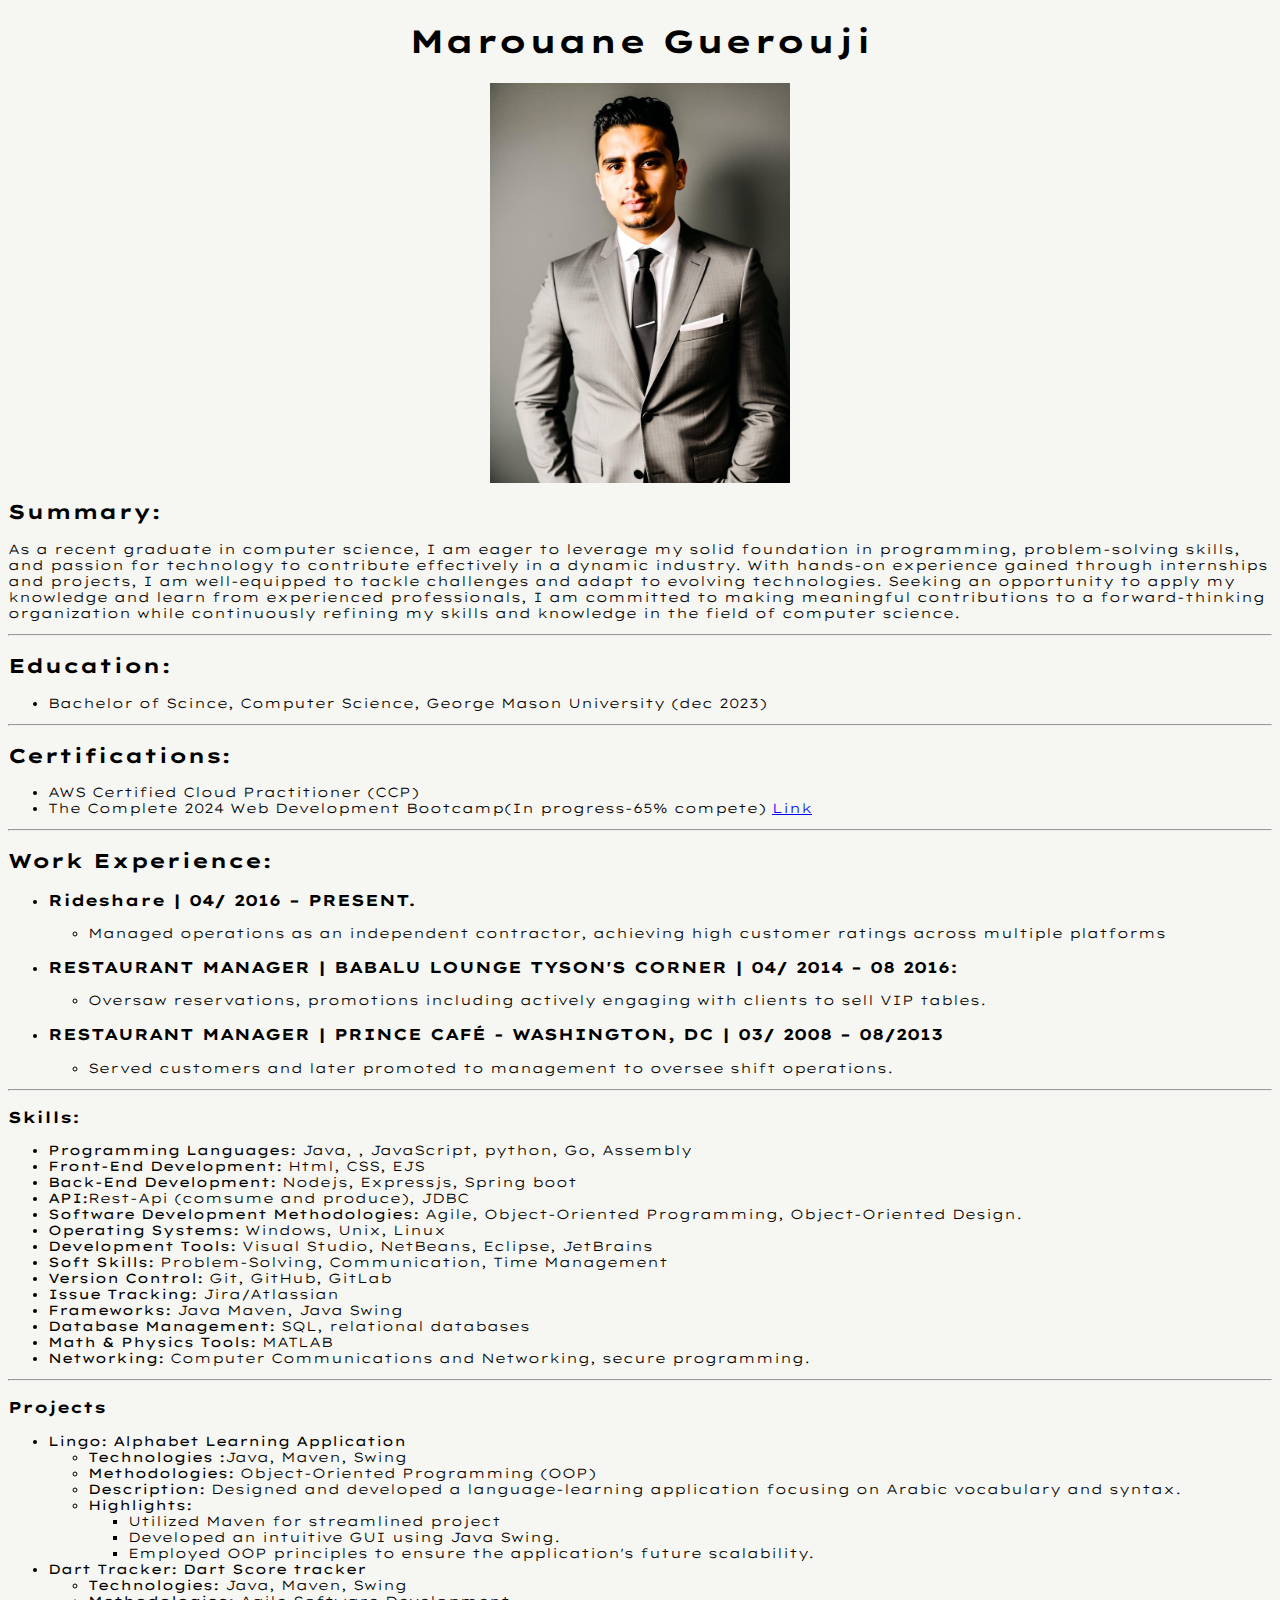
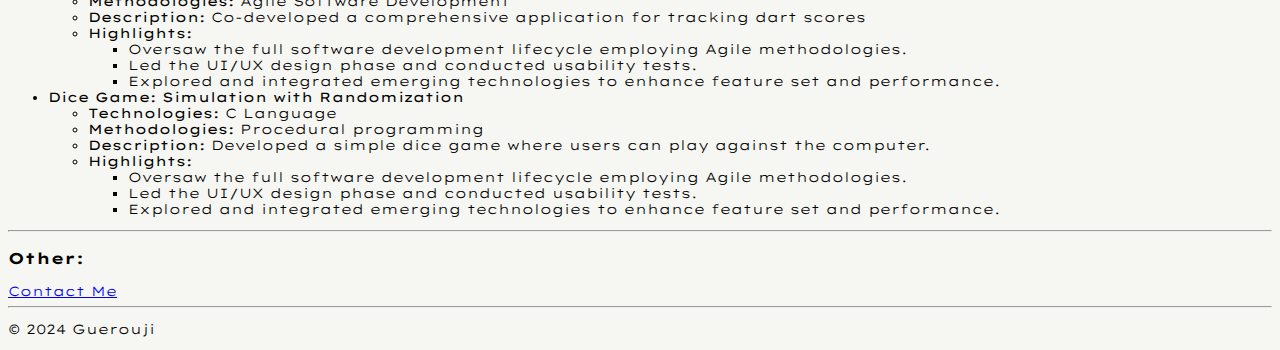
<file: intro.html>
<!DOCTYPE html>
<html lang="en">

<head>
  <meta charset="UTF-8" />
  <meta name="viewport" content="width=device-width, initial-scale=1.0" />
  <title>My Resume</title>
  <link rel="stylesheet" href="./style2.css" />
  <style>
    html {
      background-color: rgb(234, 221, 210);
      background-color: #f6f6f2;
    }
  </style>

  <!--Font from google fonts -->

  <link rel="preconnect" href="https://fonts.googleapis.com" />
  <link rel="preconnect" href="https://fonts.gstatic.com" crossorigin />
  <link href="https://fonts.googleapis.com/css2?family=Special+Elite&display=swap" rel="stylesheet" />
  <!-------------------------------------->
  <link rel="preconnect" href="https://fonts.googleapis.com" />
  <link rel="preconnect" href="https://fonts.gstatic.com" crossorigin />
  <link href="https://fonts.googleapis.com/css2?family=Lexend+Tera:wght@100..900&display=swap" rel="stylesheet" />
  <script>
    function myFunction() {
      let output = 0;
      for (let i = 0; i < 100; i++) {
        output += i;
      }
      document.getElementById("myButton").innerHTML = output + "";
    }
  </script>
</head>

<body id="zoom">
  <main>
    <!--style="width: 100%; background-color: rgb(244, 239, 244)-->
    <div>
      <div>
        <h1>Marouane Guerouji</h1>
        <img class="profilePic" src="./imges/me.JPG" alt="My Picture" />
        <!---  <button class="myButton" onclick="myFunction()">
        <h2>Summary:</h2>
      </button>
    -->
      </div>

      <h2>Summary:</h2>

      <p>
        As a recent graduate in computer science, I am eager to leverage my
        solid foundation in programming, problem-solving skills, and passion
        for technology to contribute effectively in a dynamic industry. With
        hands-on experience gained through internships and projects, I am
        well-equipped to tackle challenges and adapt to evolving technologies.
        Seeking an opportunity to apply my knowledge and learn from
        experienced professionals, I am committed to making meaningful
        contributions to a forward-thinking organization while continuously
        refining my skills and knowledge in the field of computer science.
      </p>
      <hr />
      <h2>Education:</h2>
      <ul>
        <li>
          Bachelor of Scince, Computer Science, George Mason University (dec
          2023)
        </li>
      </ul>
      <hr />
      <h2>Certifications:</h2>
      <ul>
        <li>AWS Certified Cloud Practitioner (CCP)</li>
        <li>The Complete 2024 Web Development Bootcamp(In progress-65% compete)
          <a href="https://www.udemy.com/course/the-complete-web-development-bootcamp/?couponCode=24T7MT72224"
            target="_blank">Link </a>
        </li>
      </ul>
      <hr />
      <h2>Work Experience:</h2>
      <ul>
        <li>
          <h3>Rideshare | 04/ 2016 – PRESENT.</h3>
          <ul>
            <li>
              Managed operations as an independent contractor, achieving high
              customer ratings across multiple platforms
            </li>
          </ul>
        </li>

        <li>
          <h3>
            RESTAURANT MANAGER | BABALU LOUNGE TYSON'S CORNER | 04/ 2014 – 08
            2016:
          </h3>
          <ul>
            <li>
              Oversaw reservations, promotions including actively engaging
              with clients to sell VIP tables.
            </li>
          </ul>
        </li>
        <li>
          <h3>
            RESTAURANT MANAGER | PRINCE CAFÉ - WASHINGTON, DC | 03/ 2008 –
            08/2013
          </h3>
          <ul>
            <li>
              Served customers and later promoted to management to oversee
              shift operations.
            </li>
          </ul>
        </li>
      </ul>
      <hr />
      <h3>Skills:</h3>
      <ul>
        <li><b>Programming Languages:</b> Java, , JavaScript, python, Go, Assembly</li>
        <li><b>Front-End Development:</b> Html, CSS, EJS</li>
        <li><b>Back-End Development:</b> Nodejs, Expressjs, Spring boot</li>
        <li><b>API:</b>Rest-Api (comsume and produce), JDBC</li>
        <li>
          <b>Software Development Methodologies:</b> Agile, Object-Oriented
          Programming, Object-Oriented Design.
        </li>
        <li><b>Operating Systems:</b> Windows, Unix, Linux</li>
        <li>
          <b>Development Tools:</b> Visual Studio, NetBeans, Eclipse,
          JetBrains
        </li>
        <li>
          <b>Soft Skills:</b> Problem-Solving, Communication, Time Management
        </li>
        <li><b>Version Control:</b> Git, GitHub, GitLab</li>
        <li><b>Issue Tracking:</b> Jira/Atlassian</li>
        <li><b>Frameworks:</b> Java Maven, Java Swing</li>
        <li><b>Database Management:</b> SQL, relational databases</li>
        <li><b>Math & Physics Tools:</b> MATLAB</li>

        <li>
          <b>Networking:</b> Computer Communications and Networking, secure
          programming.
        </li>
      </ul>
      <hr />
      <h3>Projects</h3>
      <ul>
        <li>
          <b>Lingo: Alphabet Learning Application</b>
          <ul>
            <li><b>Technologies :</b>Java, Maven, Swing</li>
            <li><b>Methodologies: </b>Object-Oriented Programming (OOP)</li>
            <li>
              <b> Description:</b> Designed and developed a language-learning
              application focusing on Arabic vocabulary and syntax.
            </li>
            <li>
              <b>Highlights: </b>
              <ul>
                <li>Utilized Maven for streamlined project</li>
                <li>Developed an intuitive GUI using Java Swing.</li>
                <li>
                  Employed OOP principles to ensure the application's future
                  scalability.
                </li>
              </ul>
            </li>
          </ul>
        </li>
        <li>
          <b>Dart Tracker: Dart Score tracker</b>
          <ul>
            <li><b>Technologies:</b> Java, Maven, Swing</li>
            <li><b>Methodologies:</b> Agile Software Development</li>
            <li>
              <b>Description:</b> Co-developed a comprehensive application for
              tracking dart scores
            </li>
            <li>
              <b>Highlights:</b>
              <ul>
                <li>
                  Oversaw the full software development lifecycle employing
                  Agile methodologies.
                </li>
                <li>
                  Led the UI/UX design phase and conducted usability tests.
                </li>
                <li>
                  Explored and integrated emerging technologies to enhance
                  feature set and performance.
                </li>
              </ul>
            </li>
          </ul>
        </li>
        <li>
          <b>Dice Game: Simulation with Randomization</b>

          <ul>
            <li><b>Technologies:</b> C Language</li>
            <li><b>Methodologies:</b> Procedural programming</li>
            <li>
              <b>Description: </b>Developed a simple dice game where users can
              play against the computer.
            </li>
            <li>
              <b> Highlights:</b>
              <ul>
                <li>
                  Oversaw the full software development lifecycle employing
                  Agile methodologies.
                </li>
                <li>
                  Led the UI/UX design phase and conducted usability tests.
                </li>
                <li>
                  Explored and integrated emerging technologies to enhance
                  feature set and performance.
                </li>
              </ul>
            </li>
          </ul>
        </li>
      </ul>

      <hr />
      <h3>Other:</h3>
      <a href="./Contact.html">Contact Me</a>
      <hr />
    </div>
  </main>
</body>
<footer>
  <p>© 2024 Guerouji</p>
</footer>

</html>
</file>
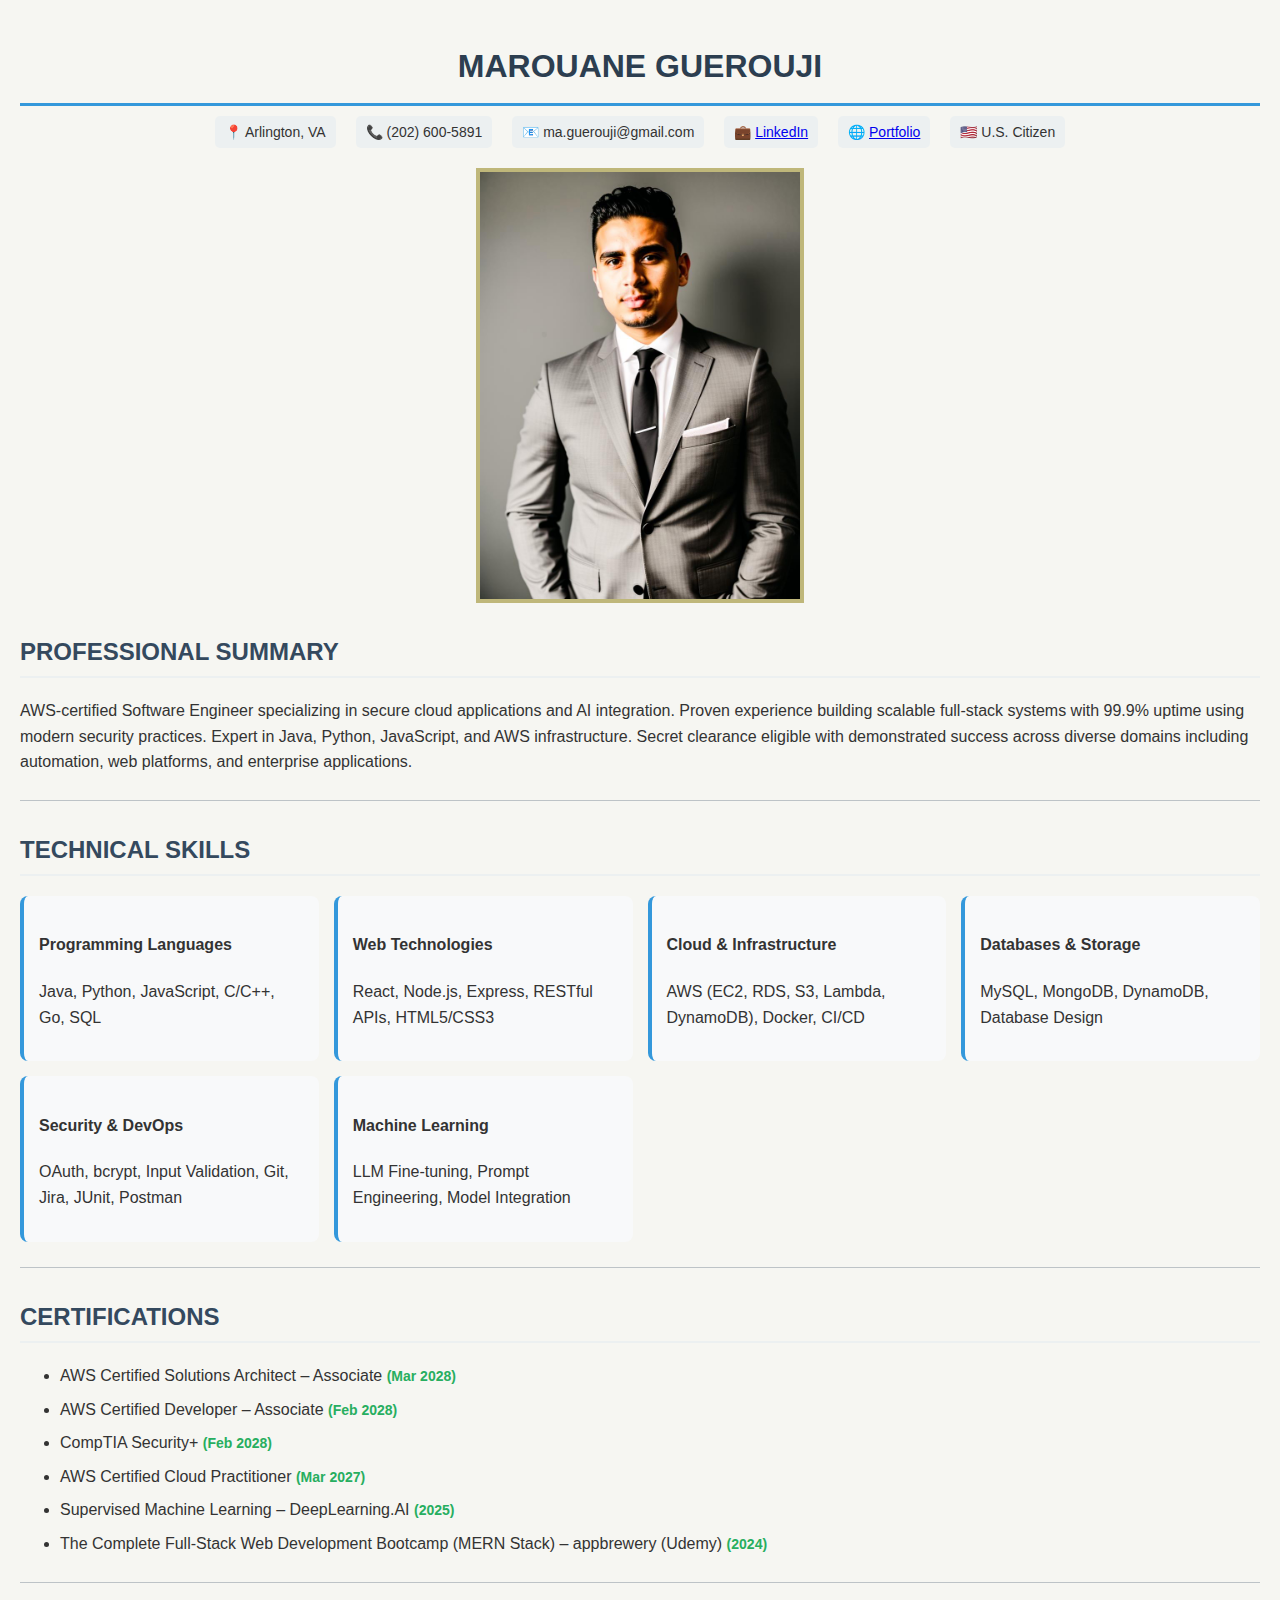
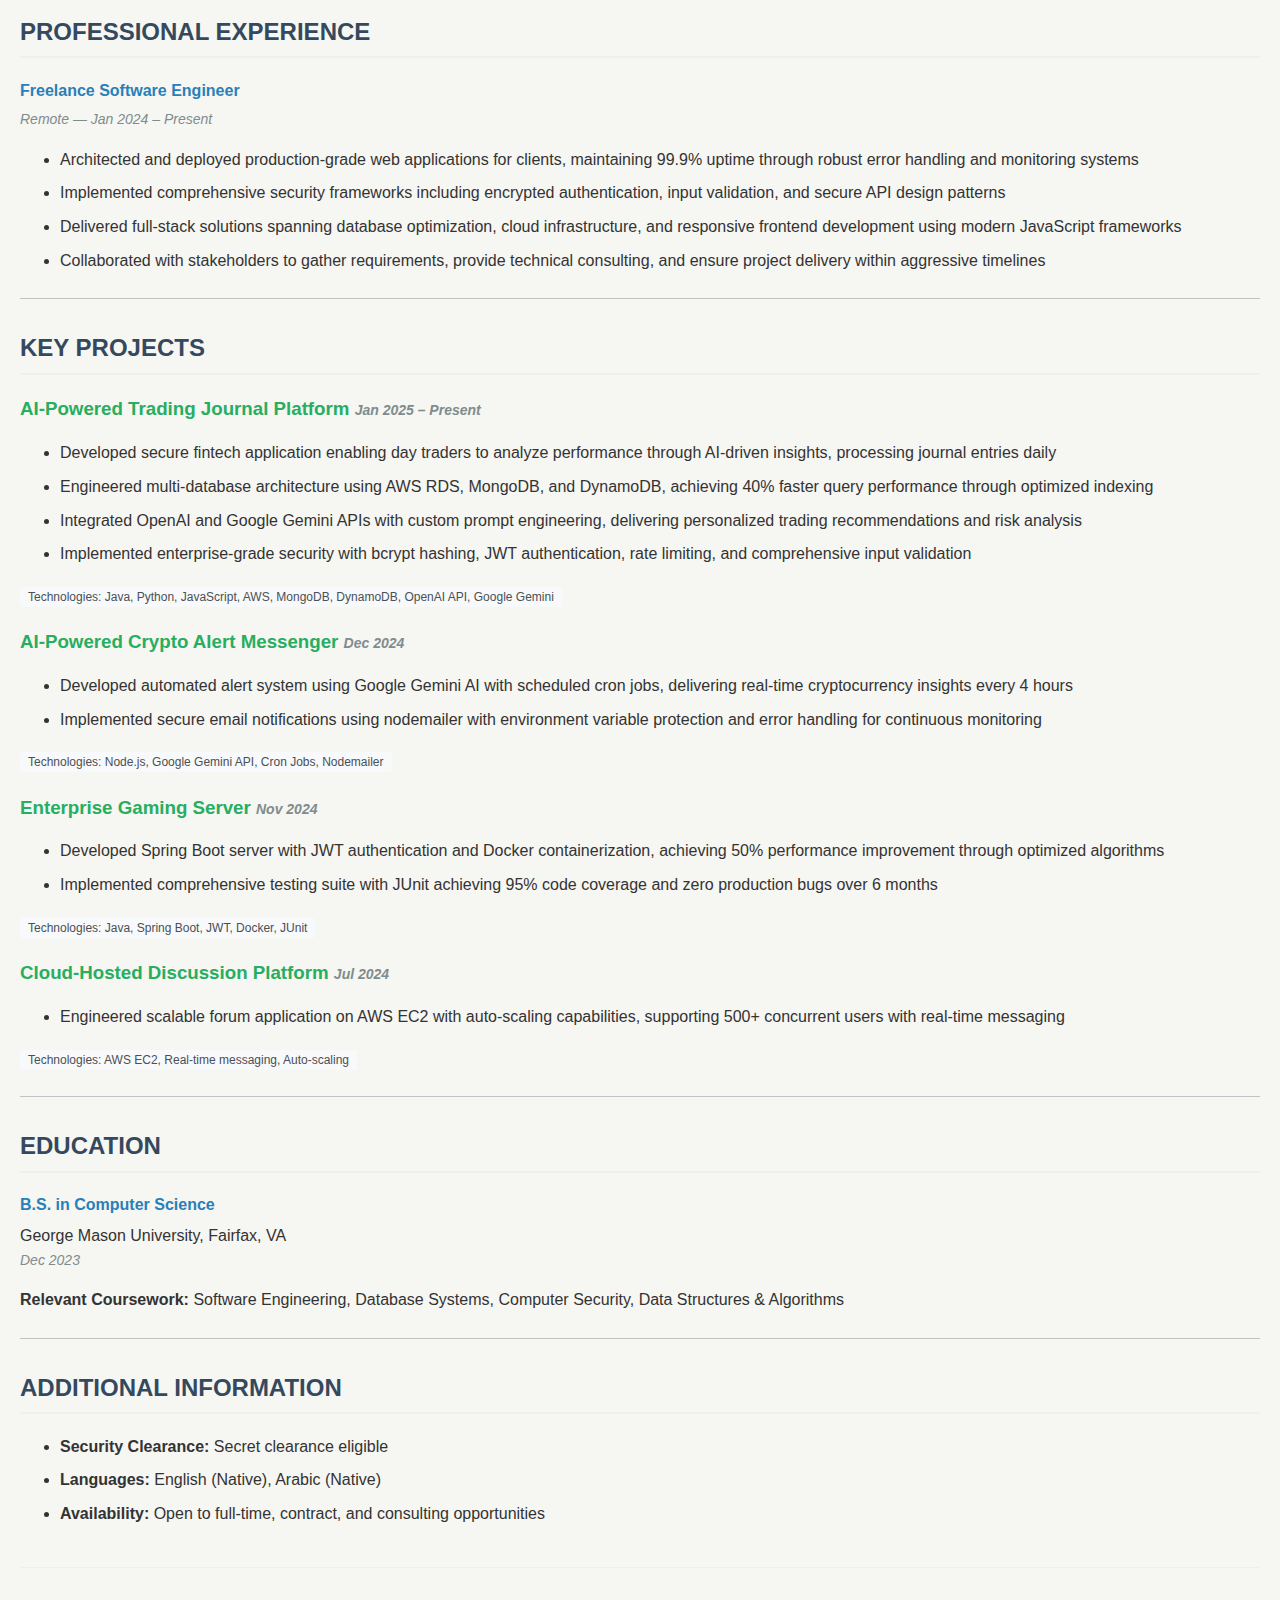
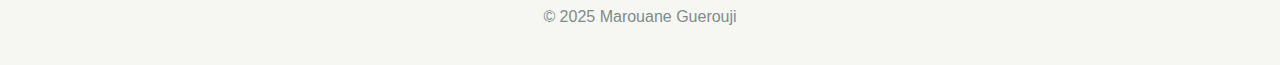
<file: resume.html>
<!DOCTYPE html>
<html lang="en">

<head>
  <meta charset="UTF-8" />
  <meta name="viewport" content="width=device-width, initial-scale=1.0" />
  <title>Marouane Guerouji - Resume</title>
  <style>
    html {
      background-color: #f6f6f2;
    }

    body {
      font-family: 'Arial', sans-serif;
      line-height: 1.6;
      color: #333;
      margin: 0 auto;
      padding: 20px;
      background-color: #f6f6f2;
      box-shadow: 0 0 20px rgba(0, 0, 0, 0.1);
    }

    h1 {
      color: #2c3e50;
      border-bottom: 3px solid #3498db;
      padding-bottom: 10px;
      margin-bottom: 10px;
    }

    h2 {
      color: #34495e;
      border-bottom: 2px solid #ecf0f1;
      padding-bottom: 5px;
      margin-top: 30px;
    }

    h3 {
      color: #2980b9;
      margin-bottom: 10px;
    }

    .header {
      text-align: center;
      margin-bottom: 30px;
    }

    .contact-info {
      display: flex;
      justify-content: center;
      gap: 20px;
      flex-wrap: wrap;
      margin-bottom: 20px;
      font-size: 14px;
    }

    .contact-info span {
      background-color: #ecf0f1;
      padding: 5px 10px;
      border-radius: 5px;
    }

    .profilePic {
      width: 20rem;
      /* height: 2x; */
      /* border-radius: 50%; */
      object-fit: cover;
      margin: 20px auto;
      display: block;
      border: 4px solid #bfb77a;
    }

    ul {
      margin-bottom: 15px;
    }

    li {
      margin-bottom: 8px;
    }

    .job-title {
      color: #2980b9;
      font-weight: bold;
      margin-bottom: 5px;
    }

    .date {
      color: #7f8c8d;
      font-style: italic;
      font-size: 14px;
    }

    .project-title {
      color: #27ae60;
      font-weight: bold;
    }

    .tech-stack {
      background-color: #f8f9fa;
      padding: 3px 8px;
      border-radius: 3px;
      font-size: 12px;
      color: #495057;
    }

    hr {
      border: none;
      height: 1px;
      background-color: #bdc3c7;
      margin: 25px 0;
    }

    footer {
      text-align: center;
      margin-top: 40px;
      padding-top: 20px;
      border-top: 1px solid #ecf0f1;
      color: #7f8c8d;
    }

    .skills-grid {
      display: grid;
      grid-template-columns: repeat(auto-fit, minmax(250px, 1fr));
      gap: 15px;
    }

    .skill-category {
      background-color: #f8f9fa;
      padding: 15px;
      border-radius: 8px;
      border-left: 4px solid #3498db;
    }

    .certification-date {
      color: #27ae60;
      font-size: 14px;
      font-weight: bold;
    }
  </style>

  <!--Font from google fonts -->
  <link rel="preconnect" href="https://fonts.googleapis.com" />
  <link rel="preconnect" href="https://fonts.gstatic.com" crossorigin />
  <link href="https://fonts.googleapis.com/css2?family=Special+Elite&display=swap" rel="stylesheet" />
  <link rel="preconnect" href="https://fonts.googleapis.com" />
  <link rel="preconnect" href="https://fonts.gstatic.com" crossorigin />
  <link href="https://fonts.googleapis.com/css2?family=Lexend+Tera:wght@100..900&display=swap" rel="stylesheet" />
</head>

<body>
  <main>
    <div class="header">
      <h1>MAROUANE GUEROUJI</h1>
      <div class="contact-info">
        <span>📍 Arlington, VA</span>
        <span>📞 (202) 600-5891</span>
        <span>📧 ma.guerouji@gmail.com</span>
        <span>💼 <a href="https://www.linkedin.com/in/m-guerouji/" target="_blank">LinkedIn</a></span>
        <span>🌐 <a href="https://www.mguerouji.com/" target="_blank">Portfolio</a></span>
        <span>🇺🇸 U.S. Citizen</span>
      </div>
      <img class="profilePic" src="./imges/me.JPG" alt="Marouane Guerouji" />
    </div>

    <h2>PROFESSIONAL SUMMARY</h2>
    <p>
      AWS-certified Software Engineer specializing in secure cloud applications and AI integration. Proven experience
      building scalable full-stack systems with 99.9% uptime using modern security practices. Expert in Java, Python,
      JavaScript, and AWS infrastructure. Secret clearance eligible with demonstrated success across diverse domains
      including automation, web platforms, and enterprise applications.
    </p>

    <hr />

    <h2>TECHNICAL SKILLS</h2>
    <div class="skills-grid">
      <div class="skill-category">
        <h4>Programming Languages</h4>
        <p>Java, Python, JavaScript, C/C++, Go, SQL</p>
      </div>
      <div class="skill-category">
        <h4>Web Technologies</h4>
        <p>React, Node.js, Express, RESTful APIs, HTML5/CSS3</p>
      </div>
      <div class="skill-category">
        <h4>Cloud & Infrastructure</h4>
        <p>AWS (EC2, RDS, S3, Lambda, DynamoDB), Docker, CI/CD</p>
      </div>
      <div class="skill-category">
        <h4>Databases & Storage</h4>
        <p>MySQL, MongoDB, DynamoDB, Database Design</p>
      </div>
      <div class="skill-category">
        <h4>Security & DevOps</h4>
        <p>OAuth, bcrypt, Input Validation, Git, Jira, JUnit, Postman</p>
      </div>
      <div class="skill-category">
        <h4>Machine Learning</h4>
        <p>LLM Fine-tuning, Prompt Engineering, Model Integration</p>
      </div>
    </div>

    <hr />

    <h2>CERTIFICATIONS</h2>
    <ul>
      <li>AWS Certified Solutions Architect – Associate <span class="certification-date">(Mar 2028)</span></li>
      <li>AWS Certified Developer – Associate <span class="certification-date">(Feb 2028)</span></li>
      <li>CompTIA Security+ <span class="certification-date">(Feb 2028)</span></li>
      <li>AWS Certified Cloud Practitioner <span class="certification-date">(Mar 2027)</span></li>
      <li>Supervised Machine Learning – DeepLearning.AI <span class="certification-date">(2025)</span></li>
      <li>The Complete Full-Stack Web Development Bootcamp (MERN Stack)
        – appbrewery (Udemy) <span class="certification-date">(2024)</span></li>
    </ul>

    <hr />

    <h2>PROFESSIONAL EXPERIENCE</h2>
    <div class="job-title">Freelance Software Engineer</div>
    <div class="date">Remote — Jan 2024 – Present</div>
    <ul>
      <li>Architected and deployed production-grade web applications for clients, maintaining 99.9% uptime through
        robust error handling and monitoring systems</li>
      <li>Implemented comprehensive security frameworks including encrypted authentication, input validation, and secure
        API design patterns</li>
      <li>Delivered full-stack solutions spanning database optimization, cloud infrastructure, and responsive frontend
        development using modern JavaScript frameworks</li>
      <li>Collaborated with stakeholders to gather requirements, provide technical consulting, and ensure project
        delivery within aggressive timelines</li>
    </ul>

    <hr />

    <h2>KEY PROJECTS</h2>

    <h3><span class="project-title">AI-Powered Trading Journal Platform</span> <span class="date">Jan 2025 –
        Present</span></h3>
    <ul>
      <li>Developed secure fintech application enabling day traders to analyze performance through AI-driven insights,
        processing journal entries daily</li>
      <li>Engineered multi-database architecture using AWS RDS, MongoDB, and DynamoDB, achieving 40% faster query
        performance through optimized indexing</li>
      <li>Integrated OpenAI and Google Gemini APIs with custom prompt engineering, delivering personalized trading
        recommendations and risk analysis</li>
      <li>Implemented enterprise-grade security with bcrypt hashing, JWT authentication, rate limiting, and
        comprehensive input validation</li>
    </ul>
    <p><span class="tech-stack">Technologies: Java, Python, JavaScript, AWS, MongoDB, DynamoDB, OpenAI API, Google
        Gemini</span></p>

    <h3><span class="project-title">AI-Powered Crypto Alert Messenger</span> <span class="date">Dec 2024</span></h3>
    <ul>
      <li>Developed automated alert system using Google Gemini AI with scheduled cron jobs, delivering real-time
        cryptocurrency insights every 4 hours</li>
      <li>Implemented secure email notifications using nodemailer with environment variable protection and error
        handling for continuous monitoring</li>
    </ul>
    <p><span class="tech-stack">Technologies: Node.js, Google Gemini API, Cron Jobs, Nodemailer</span></p>

    <h3><span class="project-title">Enterprise Gaming Server</span> <span class="date">Nov 2024</span></h3>
    <ul>
      <li>Developed Spring Boot server with JWT authentication and Docker containerization, achieving 50% performance
        improvement through optimized algorithms</li>
      <li>Implemented comprehensive testing suite with JUnit achieving 95% code coverage and zero production bugs over 6
        months</li>
    </ul>
    <p><span class="tech-stack">Technologies: Java, Spring Boot, JWT, Docker, JUnit</span></p>

    <h3><span class="project-title">Cloud-Hosted Discussion Platform</span> <span class="date">Jul 2024</span></h3>
    <ul>
      <li>Engineered scalable forum application on AWS EC2 with auto-scaling capabilities, supporting 500+ concurrent
        users with real-time messaging</li>
    </ul>
    <p><span class="tech-stack">Technologies: AWS EC2, Real-time messaging, Auto-scaling</span></p>

    <hr />

    <h2>EDUCATION</h2>
    <div class="job-title">B.S. in Computer Science</div>
    <div>George Mason University, Fairfax, VA</div>
    <div class="date">Dec 2023</div>
    <p><strong>Relevant Coursework:</strong> Software Engineering, Database Systems, Computer Security, Data Structures
      & Algorithms</p>

    <hr />

    <h2>ADDITIONAL INFORMATION</h2>
    <ul>
      <li><strong>Security Clearance:</strong> Secret clearance eligible</li>
      <li><strong>Languages:</strong> English (Native), Arabic (Native)</li>
      <li><strong>Availability:</strong> Open to full-time, contract, and consulting opportunities</li>
    </ul>

  </main>

  <footer>
    <p>© 2025 Marouane Guerouji</p>
  </footer>
</body>

</html>
</file>
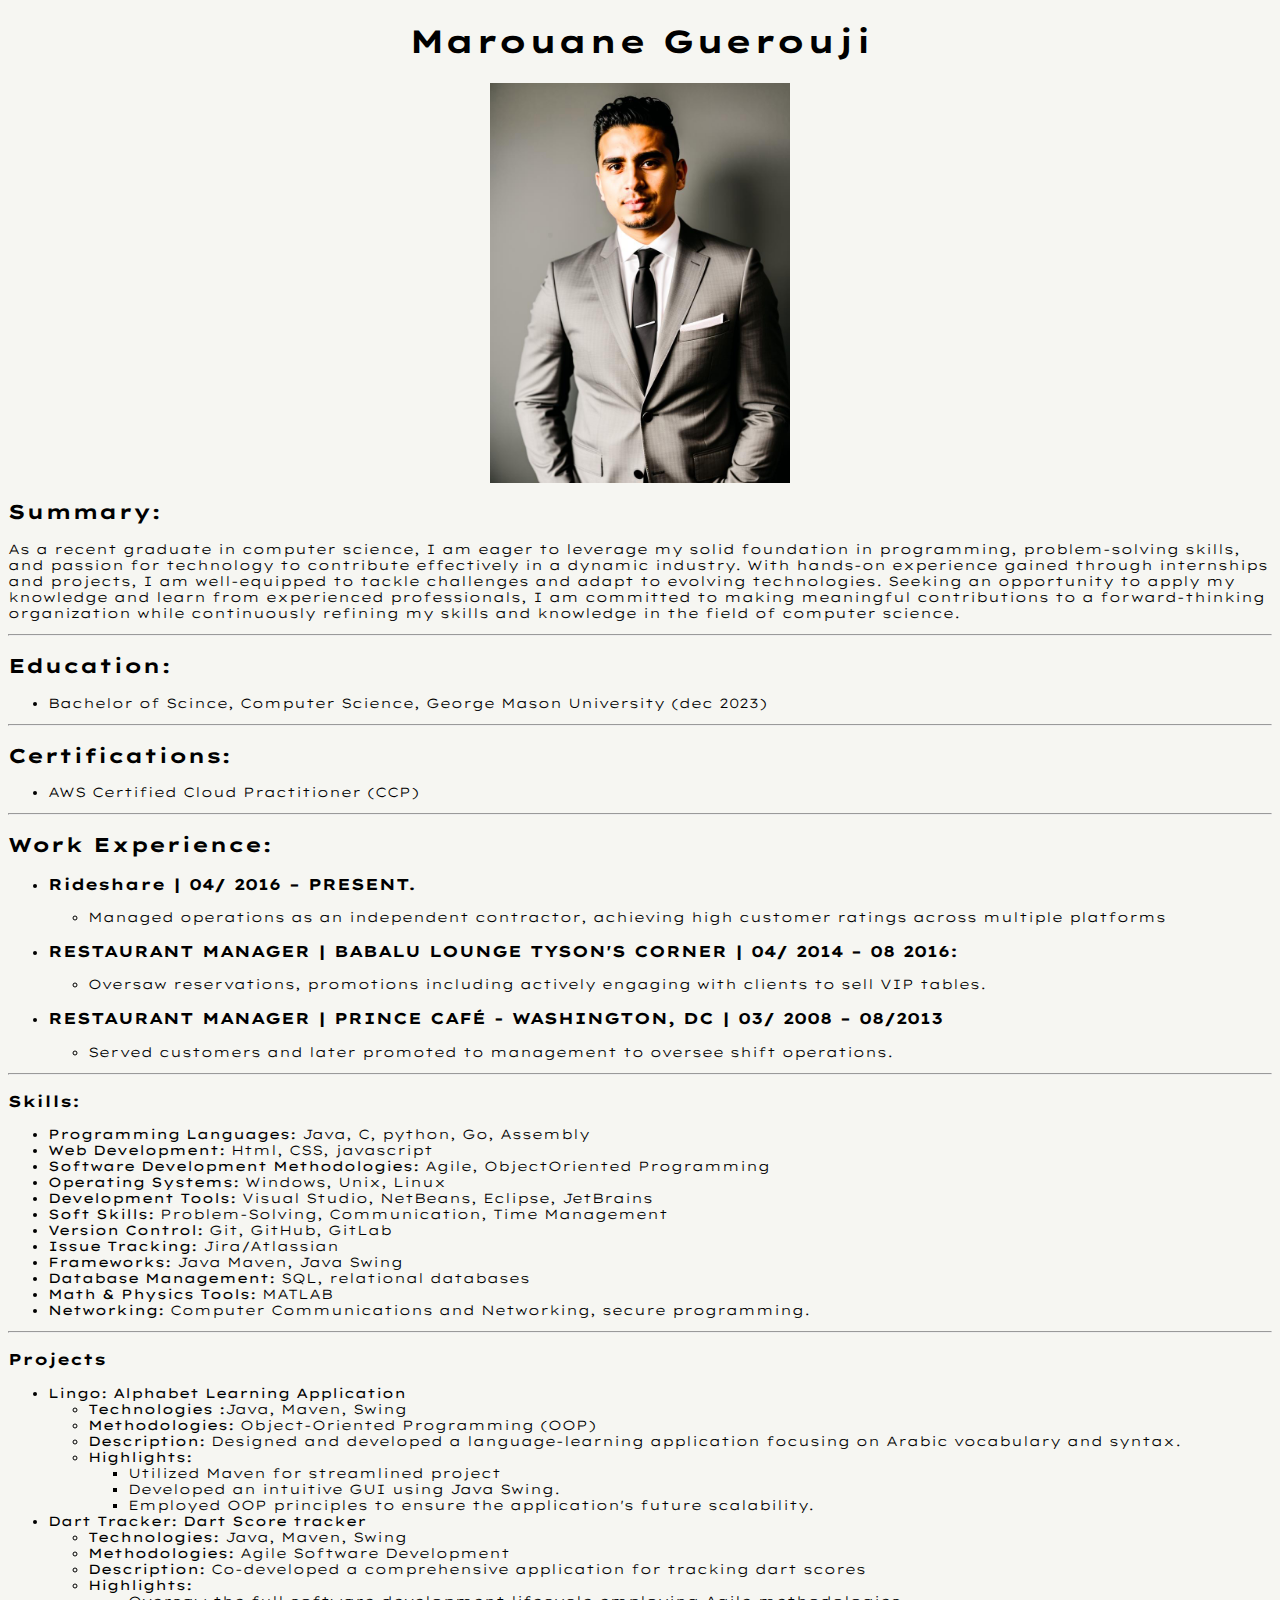
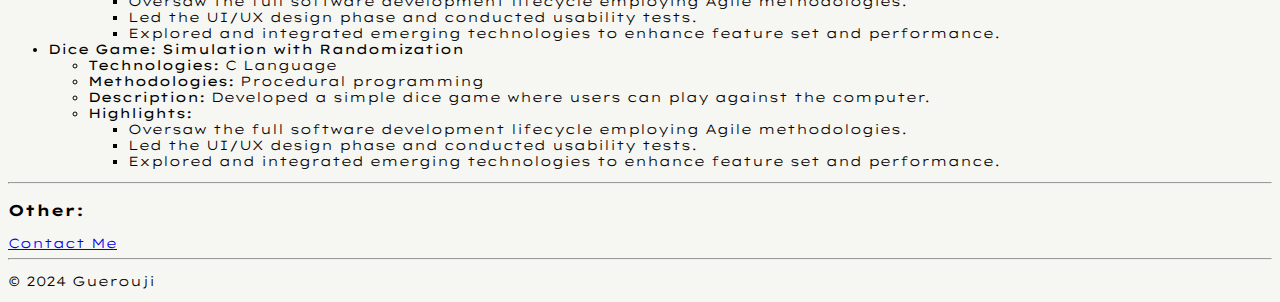
<file: capstone2_personalWebpage/intro.html>
<!DOCTYPE html>
<html lang="en">
  <head>
    <meta charset="UTF-8" />
    <meta name="viewport" content="width=device-width, initial-scale=1.0" />
    <title>My Resume</title>
    <link rel="stylesheet" href="./style2.css" />
    <style>
      html {
        background-color: rgb(234, 221, 210);
        background-color: #f6f6f2;
      }
    </style>

    <!--Font from google fonts -->

    <link rel="preconnect" href="https://fonts.googleapis.com" />
    <link rel="preconnect" href="https://fonts.gstatic.com" crossorigin />
    <link
      href="https://fonts.googleapis.com/css2?family=Special+Elite&display=swap"
      rel="stylesheet"
    />
    <!-------------------------------------->
    <link rel="preconnect" href="https://fonts.googleapis.com" />
    <link rel="preconnect" href="https://fonts.gstatic.com" crossorigin />
    <link
      href="https://fonts.googleapis.com/css2?family=Lexend+Tera:wght@100..900&display=swap"
      rel="stylesheet"
    />
    <script>
      function myFunction() {
        let output = 0;
        for (let i = 0; i < 100; i++) {
          output += i;
        }
        document.getElementById("myButton").innerHTML = output + "";
      }
    </script>
  </head>
  <body id="zoom">
    <main>
      <!--style="width: 100%; background-color: rgb(244, 239, 244)-->
      <div>
        <div>
          <h1>Marouane Guerouji</h1>
          <img class="profilePic" src="./imges/me.JPG" alt="My Picture" />
          <!---  <button class="myButton" onclick="myFunction()">
        <h2>Summary:</h2>
      </button>
    -->
        </div>

        <h2>Summary:</h2>

        <p>
          As a recent graduate in computer science, I am eager to leverage my
          solid foundation in programming, problem-solving skills, and passion
          for technology to contribute effectively in a dynamic industry. With
          hands-on experience gained through internships and projects, I am
          well-equipped to tackle challenges and adapt to evolving technologies.
          Seeking an opportunity to apply my knowledge and learn from
          experienced professionals, I am committed to making meaningful
          contributions to a forward-thinking organization while continuously
          refining my skills and knowledge in the field of computer science.
        </p>
        <hr />
        <h2>Education:</h2>
        <ul>
          <li>
            Bachelor of Scince, Computer Science, George Mason University (dec
            2023)
          </li>
        </ul>
        <hr />
        <h2>Certifications:</h2>
        <ul>
          <li>AWS Certified Cloud Practitioner (CCP)</li>
        </ul>
        <hr />
        <h2>Work Experience:</h2>
        <ul>
          <li>
            <h3>Rideshare | 04/ 2016 – PRESENT.</h3>
            <ul>
              <li>
                Managed operations as an independent contractor, achieving high
                customer ratings across multiple platforms
              </li>
            </ul>
          </li>

          <li>
            <h3>
              RESTAURANT MANAGER | BABALU LOUNGE TYSON'S CORNER | 04/ 2014 – 08
              2016:
            </h3>
            <ul>
              <li>
                Oversaw reservations, promotions including actively engaging
                with clients to sell VIP tables.
              </li>
            </ul>
          </li>
          <li>
            <h3>
              RESTAURANT MANAGER | PRINCE CAFÉ - WASHINGTON, DC | 03/ 2008 –
              08/2013
            </h3>
            <ul>
              <li>
                Served customers and later promoted to management to oversee
                shift operations.
              </li>
            </ul>
          </li>
        </ul>
        <hr />
        <h3>Skills:</h3>
        <ul>
          <li><b>Programming Languages:</b> Java, C, python, Go, Assembly</li>
          <li><b>Web Development:</b> Html, CSS, javascript</li>
          <li>
            <b>Software Development Methodologies:</b> Agile, ObjectOriented
            Programming
          </li>
          <li><b>Operating Systems:</b> Windows, Unix, Linux</li>
          <li>
            <b>Development Tools:</b> Visual Studio, NetBeans, Eclipse,
            JetBrains
          </li>
          <li>
            <b>Soft Skills:</b> Problem-Solving, Communication, Time Management
          </li>
          <li><b>Version Control:</b> Git, GitHub, GitLab</li>
          <li><b>Issue Tracking:</b> Jira/Atlassian</li>
          <li><b>Frameworks:</b> Java Maven, Java Swing</li>
          <li><b>Database Management:</b> SQL, relational databases</li>
          <li><b>Math & Physics Tools:</b> MATLAB</li>

          <li>
            <b>Networking:</b> Computer Communications and Networking, secure
            programming.
          </li>
        </ul>
        <hr />
        <h3>Projects</h3>
        <ul>
          <li>
            <b>Lingo: Alphabet Learning Application</b>
            <ul>
              <li><b>Technologies :</b>Java, Maven, Swing</li>
              <li><b>Methodologies: </b>Object-Oriented Programming (OOP)</li>
              <li>
                <b> Description:</b> Designed and developed a language-learning
                application focusing on Arabic vocabulary and syntax.
              </li>
              <li>
                <b>Highlights: </b>
                <ul>
                  <li>Utilized Maven for streamlined project</li>
                  <li>Developed an intuitive GUI using Java Swing.</li>
                  <li>
                    Employed OOP principles to ensure the application's future
                    scalability.
                  </li>
                </ul>
              </li>
            </ul>
          </li>
          <li>
            <b>Dart Tracker: Dart Score tracker</b>
            <ul>
              <li><b>Technologies:</b> Java, Maven, Swing</li>
              <li><b>Methodologies:</b> Agile Software Development</li>
              <li>
                <b>Description:</b> Co-developed a comprehensive application for
                tracking dart scores
              </li>
              <li>
                <b>Highlights:</b>
                <ul>
                  <li>
                    Oversaw the full software development lifecycle employing
                    Agile methodologies.
                  </li>
                  <li>
                    Led the UI/UX design phase and conducted usability tests.
                  </li>
                  <li>
                    Explored and integrated emerging technologies to enhance
                    feature set and performance.
                  </li>
                </ul>
              </li>
            </ul>
          </li>
          <li>
            <b>Dice Game: Simulation with Randomization</b>

            <ul>
              <li><b>Technologies:</b> C Language</li>
              <li><b>Methodologies:</b> Procedural programming</li>
              <li>
                <b>Description: </b>Developed a simple dice game where users can
                play against the computer.
              </li>
              <li>
                <b> Highlights:</b>
                <ul>
                  <li>
                    Oversaw the full software development lifecycle employing
                    Agile methodologies.
                  </li>
                  <li>
                    Led the UI/UX design phase and conducted usability tests.
                  </li>
                  <li>
                    Explored and integrated emerging technologies to enhance
                    feature set and performance.
                  </li>
                </ul>
              </li>
            </ul>
          </li>
        </ul>

        <hr />
        <h3>Other:</h3>
        <a href="./Contact.html">Contact Me</a>
        <hr />
      </div>
    </main>
  </body>
  <footer>
    <p>© 2024 Guerouji</p>
  </footer>
</html>
</file>
<file: style.css>
html {
  background-color: F1F5A8;
}
.bar {
  display: flex;
  flex-direction: column;
}
.menuItem {
  flex: 1;
}
.ProfileIntro {
  display: flex;
  background-color: rgb(189, 198, 52);

  height: 100%;
}
.ProfileFlex1 {
  display: flex;
  flex: 1;
  flex-direction: column;
  background-color: whitesmoke;
  align-items: center;
  justify-content: center;
  color: rgb(201, 179, 179);
}

.ProfileFlex2 {
  display: flex;
  flex: 1;
  flex-direction: column;
  background-color: #cf7070;
  color: rgb(201, 179, 179);

  align-items: center;
  justify-content: center;
}

.name {
  font-size: 50pt;
}
.pic {
  width: 100%;
  object-fit: cover;
}
.section {
  width: max-content;
}
.projectsGrid {
  display: grid;
  grid-template-columns: repeat(3, 1fr);
  grid-template-rows: repeat(1, 1fr);

  gap: 50px;
  margin: 1rem;
}
#div1 {
  display: flex;
}

.flexItems {
  flex: 1;
}

.imageText {
  flex: 1;
  text-align: left;
  width: 80%;
}

.skillsSec {
  background-color: #0e1212;
  padding: 1rem;
  color: #65f0b9;
}
.contain {
  display: flex;
}

.custom-navbar {
  background-color: red;
}
.megrim-regular {
  font-family: "Megrim", system-ui;
  font-weight: 400;
  font-style: normal;
}

.antic-didone-regular {
  font-family: "Antic Didone", serif;
  font-weight: 400;
  font-style: normal;
}

.jersey-25-regular {
  font-family: "Jersey 25", sans-serif;
  font-weight: 400;
  font-style: normal;
}
.roboto-mono {
  font-family: "Roboto Mono", monospace;
  font-optical-sizing: auto;
  font-weight: 10pt;
  font-style: normal;
}
card-title {
  color: blue;
}
.ProjectImag {
  max-width: 100%;
  height: 100%;
  border: 1px solid black;

  object-fit: cover;
}

h5 {
  color: red !important;
}
.smallPicMobil{
  display: none;
}

@media (max-width: 600px) {
  html {
    font-size: 10pt !important;
  }
  h1 {
    font-size: 10pt !important;
  }
  .projectsGrid {
    display: grid;
    grid-template-columns: repeat(2, 1fr);
    grid-template-rows: repeat(1, 1fr);
  }
  #div1 {
    display: flex;
    background-color: aliceblue;
    justify-content: center;
    border: 1px solid black;
    max-width: fit-content;

  }
  .p {
    font-size: 10pt;
  }
}
@media (max-width: 998px) {
  .card {
    max-width: 100%;
    height: auto;
  }
  .ProjectImag {
    max-width: 100%;
    height: auto;
  }
  h1 {
    font-size: 20pt !important;
  }
  .skillsSec {
    font-size: 10pt;
  }
}
@media (max-width: 400px) {
  h1 {
    font-size: 10pt !important;
  }
  html {
    font-size: 7pt !important;
  }
  .projectsGrid {
    display: grid;
    grid-template-columns: repeat(1, 1fr);
    grid-template-rows: repeat(1, 1fr);
  }
  #div1 {
    display: flex;
    background-color: aliceblue;
    justify-content: center;
    border: 1px solid black;
    max-width: fit-content;
  }
  .skillsSec {
    font-size: 5pt;
  }
  .p {
    font-size: 5pt;
  }
  .smallPicMobil{
    display: flex;
  }
  .image1{
    display: none;
  }

}

html {
  background-color: black !important;
}
#proj {
  margin-left: 10px;
}

.pic1 {
  background-image: url("./imges/WElcome.png");
}
.clock {
  background-color: wheat;
  display: flex;
  flex-direction: row;
  gap: 10px;

  justify-content: center;
  align-items: center;
  text-align: center;
  font-size: 20pt;
}
.weatherBox {
  background-color: wheat;
  flex: 1;
}
.projectSec{
  display: flex;
  text-align: center;
  justify-content: center;
  align-items: center;
}
</file>
<file: capstone2_personalWebpage/style.css>
html {
  background-color: F1F5A8;
}
.bar {
  display: flex;
  flex-direction: column;
}
.menuItem {
  flex: 1;
}
.ProfileIntro {
  display: flex;
  background-color: rgb(189, 198, 52);

  height: 100%;
}
.ProfileFlex1 {
  display: flex;
  flex: 1;
  flex-direction: column;
  background-color: rgb(201, 179, 179);
  background-color: #cf7070;
  background-color: whitesmoke;

  align-items: center;
  justify-content: center;
  /* text-align: center; */

  color: rgb(201, 179, 179);
}

.ProfileFlex2 {
  display: flex;
  flex: 1;
  flex-direction: column;
  background-color: whitesmoke;
  background-color: #e286f8;
  background-color: #cf7070;
  color: rgb(201, 179, 179);

  align-items: center;
  justify-content: center;
  /* text-align: center; */
}

.name {
  font-size: 50pt;
}
.pic {
  width: 100%;
  max-width: 100%;
  height: auto;
}
.section {
  width: max-content;
}
.projectsGrid {
  display: grid;
  grid-template-columns: repeat(3, 1fr);
  grid-template-rows: repeat(1, 1fr);
  /* background-color: rgb(234, 234, 210); */
  gap: 50px;
  margin: 1rem;
}
#div1 {
  display: flex;
  flex-direction: row;
  background-color: aliceblue;
  justify-content: center;
  border: 1px solid black !important;
  flex: 1;
}
.flexItems {
  flex: 1fr;
  border: 1px solid black !important;
  height: 45vh;
}
.imageText {
  flex: 1fr;
  /* border: 1px solid black !important; */
  /* text-align: center; */
}

.skillsSec {
  background-color: #9ee5e5;
  background-color: #0e1212;
  padding: 1rem;
  color: white;
}
.contain {
  display: flex;
}
/* .contain1 {
  display: block;
  justify-content: center;
} */

.custom-navbar {
  background-color: red; /* Change 'red' to the desired color */
}
.megrim-regular {
  font-family: "Megrim", system-ui;
  font-weight: 400;
  font-style: normal;
}

.antic-didone-regular {
  font-family: "Antic Didone", serif;
  font-weight: 400;
  font-style: normal;
}

.jersey-25-regular {
  font-family: "Jersey 25", sans-serif;
  font-weight: 400;
  font-style: normal;
}
.roboto-mono {
  font-family: "Roboto Mono", monospace;
  font-optical-sizing: auto;
  font-weight: 10pt;
  font-style: normal;
}
card-title {
  color: blue;
}
/* .ProjectImag {


  max-width: 100%;
  height: 100hv;

  border: 1px solid black;
  max-width: 100%;
  height: 300px;
  object-fit: cover;
} */
.ProjectImag {
  max-width: 100%;
  /* height: 100%;
  object-fit: cover; */
}

/* .imageText {
  display: block;
} */
h5 {
  color: red !important;
}

@media (max-width: 600px) {
  html {
    font-size: 10pt !important;
  }
  h1 {
    font-size: 10pt !important;
  }
  .projectsGrid {
    display: grid;
    grid-template-columns: repeat(2, 1fr);
    grid-template-rows: repeat(1, 1fr);
  }
  #div1 {
    display: flex;
    background-color: aliceblue;
    justify-content: center;
    border: 1px solid black;
    max-width: fit-content;
  }
}
@media (max-width: 998px) {
  .card {
    max-width: 100%;
    height: auto;
  }
  .ProjectImag {
    max-width: 100%;
    height: auto;
  }
  h1 {
    font-size: 20pt !important;
  }
}
@media (max-width: 400px) {
  h1 {
    font-size: 10pt !important;
  }
  html {
    font-size: 7pt !important;
  }
  .projectsGrid {
    display: grid;
    grid-template-columns: repeat(1, 1fr);
    grid-template-rows: repeat(1, 1fr);
  }
  #div1 {
    display: flex;
    background-color: aliceblue;
    justify-content: center;
    border: 1px solid black;
    max-width: fit-content;
  }
}

.intro {
  display: grid;
}
html {
  /* background-color: #0e1212; */
  background-color: black !important;
}
#proj {
  /* background-color: #2de6e6; */
  /* color: aqua; */
  margin-left: 10px;
}
#projectSec {
  /*
   background-color: #f6f6f2; */
}
</file>
<file: style2.css>
.backgrn {
  background-image: url("./images/bl.jpg");
}
.backgroundImage {
  background-image: url("./images/pexels-junior-teixeira-2047905.jpg");
  background-size: cover;
  background-repeat: no-repeat;
  background-position: center;
}

.profilePic {
  display: block;
  margin-left: auto;
  margin-right: auto;
  width: 300px;
  height: 400px;
}

#name {
  color: rgb(232, 221, 205);

  margin-left: 30px;
}
html {
  font-family: "Lexend Tera", sans-serif;
  font-optical-sizing: auto;
  font-weight: 300;
  font-style: normal;
}

.micro-5-regular {
  font-family: "Micro 5", sans-serif;
  font-weight: 400;
  font-style: normal;
}
h1 {
  text-align: center;
  font-size: 2rem;
}

#myButton {
  --main_color: #f4cf47;
  --sub_color1: #f4e19c;
  --sub_color2: #ff8108;
  --base_color: #000;
  --border_radius1: 60px 60px 40px 40px / 48px 48px 30px 30px;
  --border_radius2: 70px 70px 40px 40px / 48px 48px 30px 30px;
  --border_radius3: 40px 40px 40px 40px / 48px 48px 30px 30px;
}
.grid-container {
  display: grid;
  grid-template-columns: auto auto auto;
}

.grid-item {
  background-color: rgba(255, 255, 255, 0.8);
  border: 5px solid rgba(0, 0, 0, 0.8);
  padding: 20px;
  font-size: 30px;
  text-align: center;
  margin: 10px 10px;
}
.item {
  display: flex;
  justify-content: center;
  align-items: center;
}
.flex-container {
  display: flex;
  background-color: rgb(196, 210, 224);
  width: 100%;
}
.flex-container > div {
  background-color: #f1f1f1;

  padding: 10px;
  font-size: 30px;
  margin-left: 100%;
}
.container1 {
  display: flex;
  /*background-color: rgb(240, 224, 224);*/
  /*background-color: #f96467;*/
  border: 5px solid black;
  width: 99%;

  padding: 5px;
  margin: 0px;
}

.containerImag {
  background-color: white;

  /* border: 10px solid blue;*/
  flex: 1;
  justify-content: center;
  align-items: center;
  box-sizing: border-box;

  /*background-image: url("./images/me.JPG");*/
  width: auto; /* Example width for the flex container */
  height: auto;
  background-size: cover; /* Cover the entire area of the container */
  /* background-position: center; /* Center the background image */
  background-repeat: no-repeat;
}

#imagesetting {
  max-width: 98%;
  max-height: 100%;
  object-fit: scale-down;
  float: right;
  border: 5px solid black;
  /*background-color: #f4cf47;*/
  flex: 0.5;
  /*background-color: #f96467;*/
}
.text {
  background-color: #f96467;
  border: 5px solid black;

  max-width: 98%;
  max-height: 100%;

  flex: 1;
  float: left;
}
.center {
  text-align: center;
  display: block;
  font-size: 10pt;
}

#button {
  margin-left: 50%;
  background-color: #eaebe6;
}
#zoom {
  font-size: 10pt;
}

/*****************************************************************/

@media (max-width: 650px) {
  .container1 {
    display: block;

    border: 5px solid black;
    width: 100%;

    padding: 5px;
    margin: 0px;
    display: block;
  }
  html {
    font-size: 9pt;
  }
  #imagesetting {
    max-width: 100%;
    height: 100%;
    border: 5px solid black;
    background-color: #f96467;
    flex: 0;
    display: none;
  }
  .text {
    background-color: #f96467;
    border: 5px solid black;

    box-sizing: border-box;
    width: 100%;
    flex: 1;
  }
  .center {
    font-size: 5pt;
  }
  h2 {
    font-size: 11pt;
  }
  p {
    font-size: 7pt;
  }
  h3 {
    font-size: 7pt;
  }
  li {
    font-size: 6pt;
  }
}
</file>
<file: capstone2_personalWebpage/style2.css>
.backgrn {
  background-image: url("./images/bl.jpg");
}
.backgroundImage {
  background-image: url("./images/pexels-junior-teixeira-2047905.jpg");
  background-size: cover;
  background-repeat: no-repeat;
  background-position: center;
}

.profilePic {
  display: block;
  margin-left: auto;
  margin-right: auto;
  width: 300px;
  height: 400px;
}

#name {
  color: rgb(232, 221, 205);

  margin-left: 30px;
}
html {
  font-family: "Lexend Tera", sans-serif;
  font-optical-sizing: auto;
  font-weight: 300;
  font-style: normal;
}

.micro-5-regular {
  font-family: "Micro 5", sans-serif;
  font-weight: 400;
  font-style: normal;
}
h1 {
  text-align: center;
  font-size: 2rem;
}

#myButton {
  --main_color: #f4cf47;
  --sub_color1: #f4e19c;
  --sub_color2: #ff8108;
  --base_color: #000;
  --border_radius1: 60px 60px 40px 40px / 48px 48px 30px 30px;
  --border_radius2: 70px 70px 40px 40px / 48px 48px 30px 30px;
  --border_radius3: 40px 40px 40px 40px / 48px 48px 30px 30px;
}
.grid-container {
  display: grid;
  grid-template-columns: auto auto auto;
}

.grid-item {
  background-color: rgba(255, 255, 255, 0.8);
  border: 5px solid rgba(0, 0, 0, 0.8);
  padding: 20px;
  font-size: 30px;
  text-align: center;
  margin: 10px 10px;
}
.item {
  display: flex;
  justify-content: center;
  align-items: center;
}
.flex-container {
  display: flex;
  background-color: rgb(196, 210, 224);
  width: 100%;
}
.flex-container > div {
  background-color: #f1f1f1;

  padding: 10px;
  font-size: 30px;
  margin-left: 100%;
}
.container1 {
  display: flex;
  /*background-color: rgb(240, 224, 224);*/
  /*background-color: #f96467;*/
  border: 5px solid black;
  width: 99%;

  padding: 5px;
  margin: 0px;
}

.containerImag {
  background-color: white;

  /* border: 10px solid blue;*/
  flex: 1;
  justify-content: center;
  align-items: center;
  box-sizing: border-box;

  /*background-image: url("./images/me.JPG");*/
  width: auto; /* Example width for the flex container */
  height: auto;
  background-size: cover; /* Cover the entire area of the container */
  /* background-position: center; /* Center the background image */
  background-repeat: no-repeat;
}

#imagesetting {
  max-width: 98%;
  max-height: 100%;
  object-fit: scale-down;
  float: right;
  border: 5px solid black;
  /*background-color: #f4cf47;*/
  flex: 0.5;
  /*background-color: #f96467;*/
}
.text {
  background-color: #f96467;
  border: 5px solid black;

  max-width: 98%;
  max-height: 100%;

  flex: 1;
  float: left;
}
.center {
  text-align: center;
  display: block;
  font-size: 10pt;
}

#button {
  margin-left: 50%;
  background-color: #eaebe6;
}
#zoom {
  font-size: 10pt;
}

/*****************************************************************/

@media (max-width: 650px) {
  .container1 {
    display: block;

    border: 5px solid black;
    width: 100%;

    padding: 5px;
    margin: 0px;
    display: block;
  }
  html {
    font-size: 9pt;
  }
  #imagesetting {
    max-width: 100%;
    height: 100%;
    border: 5px solid black;
    background-color: #f96467;
    flex: 0;
    display: none;
  }
  .text {
    background-color: #f96467;
    border: 5px solid black;

    box-sizing: border-box;
    width: 100%;
    flex: 1;
  }
  .center {
    font-size: 5pt;
  }
  h2 {
    font-size: 11pt;
  }
  p {
    font-size: 7pt;
  }
  h3 {
    font-size: 7pt;
  }
  li {
    font-size: 6pt;
  }
}
</file>
